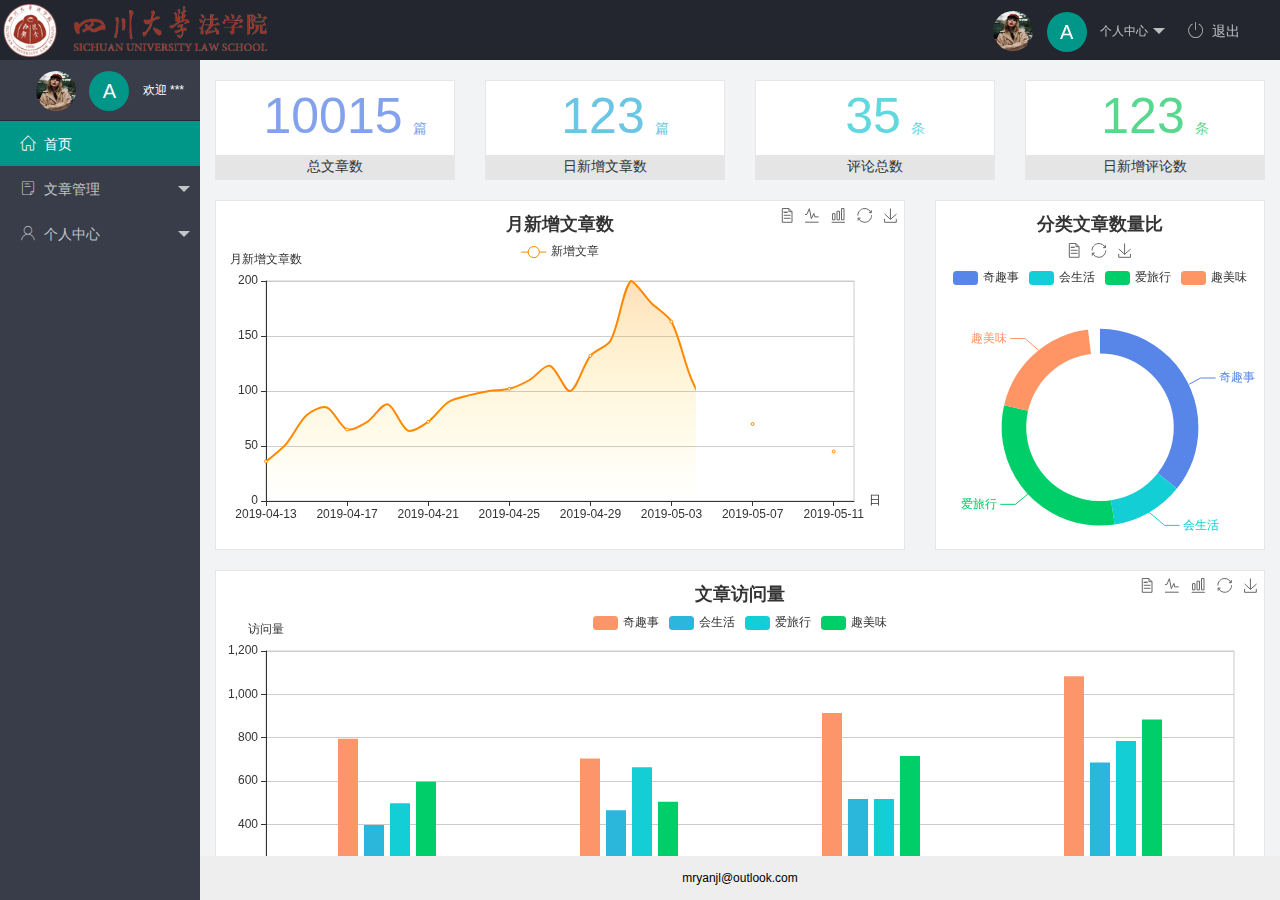
<file: index.html>
<!DOCTYPE html>
<html lang="en">
  <head>
    <meta charset="UTF-8" />
    <meta name="viewport" content="width=device-width, initial-scale=1.0" />
    <title>后台主页</title>
    <!-- 导入 layui 的样式表 -->
    <link rel="stylesheet" href="/assets/lib/layui/css/layui.css" />
    <!-- 导入第三方图标库 -->
    <link rel="stylesheet" href="/assets/fonts/iconfont.css" />
    <!-- 导入自己的样式表 -->
    <link rel="stylesheet" href="/assets/css/index.css" />
  
  </head>
  <body class="layui-layout-body">
    <div class="layui-layout layui-layout-admin">
      <!-- 头部区域-->
      <div class="layui-header">
        <!-- 左侧的logo区 -->
        <div class="layui-logo">
          <img src="/assets/images/logo.png" alt="" />
        </div>
        <!-- 右侧个人中心 -->
        <ul class="layui-nav layui-layout-right">
          <li class="layui-nav-item">
            <a href="javascript:;" class="userinfo">
              <img src="/assets/images/sample.jpg" class="layui-nav-img" />
              <span class="text-avatar">A</span>
              个人中心
            </a>
            <dl class="layui-nav-child">
              <dd><a href="/user/user_info.html" target="fm">基本资料</a></dd>
              <dd><a href="/user/user_avatar.html" target="fm">更换头像</a></dd>
              <dd><a href="/user/user_pwd.html" target="fm">重置密码</a></dd>
            </dl>
          </li>
          <li class="layui-nav-item">
            <a href="javascript:;" id="btnLogout"><span class="iconfont icon-tuichu"></span>退出</a>
          </li>
        </ul>
      </div>

       <!-- 左侧导航区域 -->
      <div class="layui-side layui-bg-black">
        <div class="layui-side-scroll">
          <!-- 用户个人信息 -->
          <div class="userinfo">
            <img src="/assets/images/sample.jpg" class="layui-nav-img" />
            <span class="text-avatar">A</span>
            <span id="welcome">欢迎 ***</span>
          </div>
          <!-- 侧边栏选项 -->
          <ul class="layui-nav layui-nav-tree" lay-shrink="all">
            <!-- 第一行 -->
            <li class="layui-nav-item layui-this">
              <a href="/home/dashboard.html" target="fm"><span class="iconfont icon-home"></span>首页</a>
            </li>
            <!-- 第二行 -->
            <li class="layui-nav-item">
              <a class="" href="javascript:;"><span class="iconfont icon-16"></span>文章管理</a>
              <dl class="layui-nav-child">
                <dd>
                  <a href="/article/art_cate.html" target="fm"><i class="layui-icon layui-icon-app"></i>文章类别</a>
                </dd>
                <dd>
                  <a href="/article/art_list.html" target="fm"><i class="layui-icon layui-icon-app"></i>文章列表</a>
                </dd>
                <dd>
                  <a href="/article/art_pub.html" target="fm"><i class="layui-icon layui-icon-app"></i>发布文章</a>
                </dd>
              </dl>
            </li>
            <!-- 第三行 -->
            <li class="layui-nav-item">
              <a href="javascript:;"><span class="iconfont icon-user"></span>个人中心</a>
              <dl class="layui-nav-child">
                <dd>
                  <a href="/user/user_info.html" target="fm"><i class="layui-icon layui-icon-app"></i>基本资料</a>
                </dd>
                <dd>
                  <a href="/user/user_avatar.html" target="fm"><i class="layui-icon layui-icon-app"></i>更换头像</a>
                </dd>
                <dd>
                  <a href="/user/user_pwd.html" target="fm"><i class="layui-icon layui-icon-app"></i>重置密码</a>
                </dd>
              </dl>
            </li>
          </ul>
        </div>
      </div>

      <div class="layui-body">
        <!-- 内容主体区域 -->
        <!-- src可以设置默认制定的页面 -->
        <iframe name="fm" src="/home/dashboard.html" frameborder="0"></iframe>
      </div>

      <div class="layui-footer">
        <!-- 底部固定区域 -->
        mryanjl@outlook.com
      </div>
    </div>
    
    <!-- 导入 layui 的JS文件 -->
    <script src="/assets/lib/layui/layui.all.js"></script>
    <!-- 导入jQuery -->
    <script src="/assets/lib/jquery.js"></script>
    <!-- 导入自己封装的 -->
    <script src="/assets/js/baseAPI.js"></script>
    <!-- 导入自己的js -->
    <script src="/assets/js/index.js"></script>
  </body>
</html>
</file>
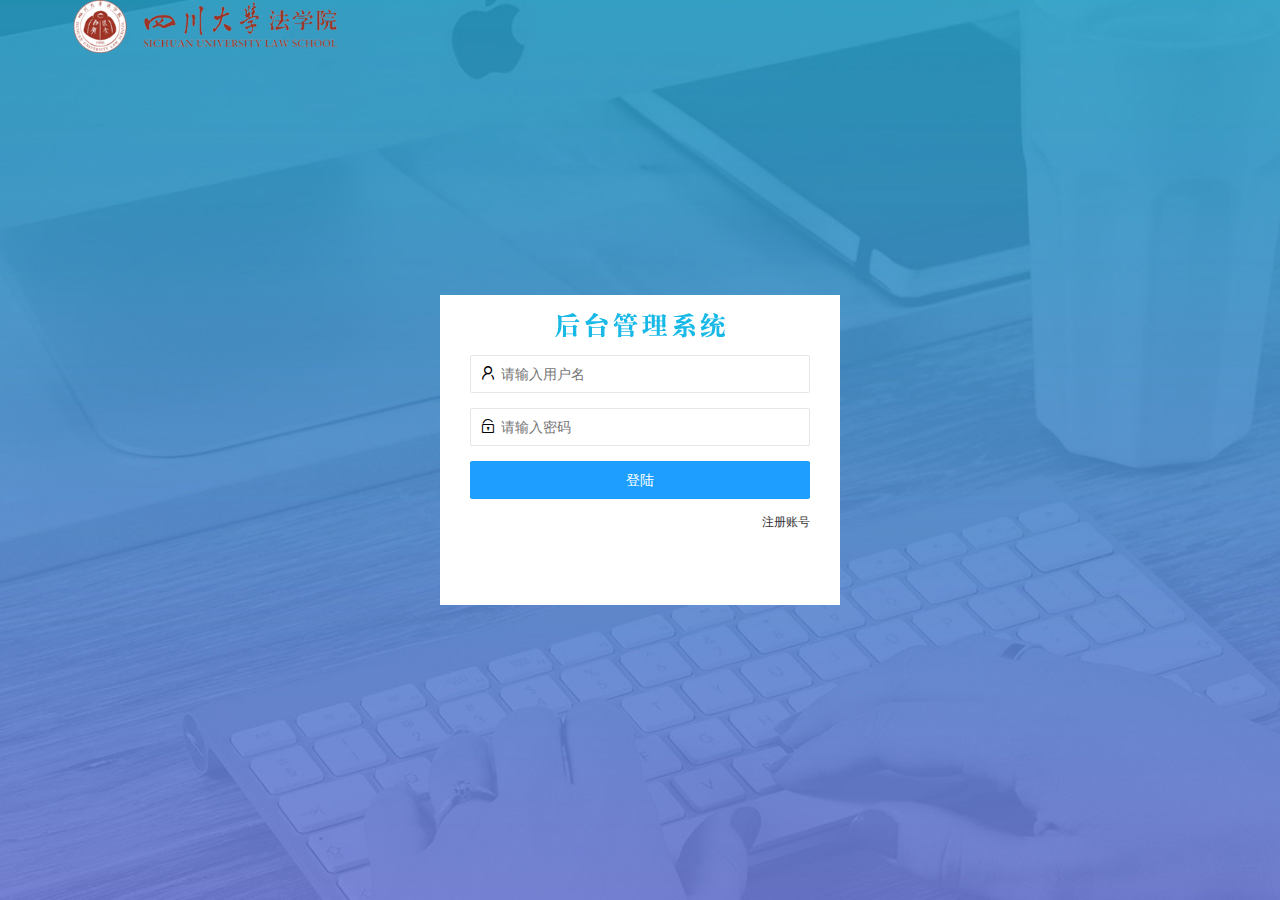
<file: login.html>
<!DOCTYPE html>
<html lang="en">
<head>
    <meta charset="UTF-8">
    <meta http-equiv="X-UA-Compatible" content="IE=edge">
    <meta name="viewport" content="width=device-width, initial-scale=1.0">
    <title>法律志愿活动-登陆/注册</title>
    <!-- 导入layui的css -->
    <link rel="stylesheet" href="/assets/lib/layui/css/layui.css">

    <!-- 导入自定义样式 -->
    <link rel="stylesheet" href="/assets/css/login.css">
</head>
<body>
    <!-- logo区域 -->
    <div class="layui-main">
        <img src="/assets/images/logo.png" alt=""/>
    </div>

    <!-- 登陆注册区 -->
    <div class="loginAndRegBox">
        <div class="title-box"></div>
        <!-- 登陆的div -->
        <div class="login-box">
            <!-- 登陆的表单 -->
            <form class="layui-form" id="form_login">
                <!-- 输入账号框 -->
                <div class="layui-form-item">
                    <i class="layui-icon layui-icon-username"></i>   
                    <input type="text" name="username" required  lay-verify="required" placeholder="请输入用户名" autocomplete="off" class="layui-input">
                </div>

                <!-- 输入密码框 -->
                <div class="layui-form-item">
                    <i class="layui-icon layui-icon-password"></i>   
                    <input type="password" name="password" required lay-verify="required|pwd" placeholder="请输入密码" autocomplete="off" class="layui-input">
                </div>

                <!-- 提交按钮 -->
                <div class="layui-form-item">
                    <button class="layui-btn layui-btn-fluid layui-btn-normal" lay-submit>登陆</button>
                </div>

                <!-- javascript:;防止点击a链接时发生跳转 -->
                <div class="layui-form-item links">
                    <a href="javascript:;" id="link_reg">注册账号</a>
                </div>
            </form>
        </div>
        <!-- 注册的div -->
        <div class="reg-box">
            <!-- 注册的表单 -->
            <form class="layui-form" id="form_reg">
                <!-- 输入账号框 -->
                <div class="layui-form-item">
                    <i class="layui-icon layui-icon-username"></i>   
                    <input type="text" name="username" required  lay-verify="required" placeholder="请输入用户名" autocomplete="off" class="layui-input">
                </div>

                <!-- 输入密码框 -->
                <div class="layui-form-item">
                    <i class="layui-icon layui-icon-password"></i>   
                    <input type="password" name="password" required  lay-verify="required|pwd" placeholder="请输入密码" autocomplete="off" class="layui-input">
                </div>

                <!-- 密码确认框 -->
                <div class="layui-form-item">
                    <i class="layui-icon layui-icon-password"></i>   
                    <input type="password" name="repassword" required  lay-verify="required|repwd" placeholder="再次确认密码" autocomplete="off" class="layui-input">
                </div>

                <!-- 提交按钮 -->
                <div class="layui-form-item">
                    <button class="layui-btn layui-btn-fluid layui-btn-normal" lay-submit>注册</button>
                </div>

                <!-- javascript:;防止点击a链接时发生跳转 -->
                <div class="layui-form-item links">
                    <a href="javascript:;" id="link_login">登陆账号</a>
                </div>
            </form>
        </div>
    </div>

    <!-- 导入layui的js -->
    <script src="/assets/lib/layui/layui.all.js"></script>
    <!-- 导入jQuery -->
    <script src="/assets/lib/jquery.js"></script>
    <!-- 导入自己封装的baseAPI.js -->
    <script src="/assets/js/baseAPI.js"></script>
    <!-- 导入自己的js -->
    <script src="/assets/js/login.js"></script>
</body>
</html>
</file>
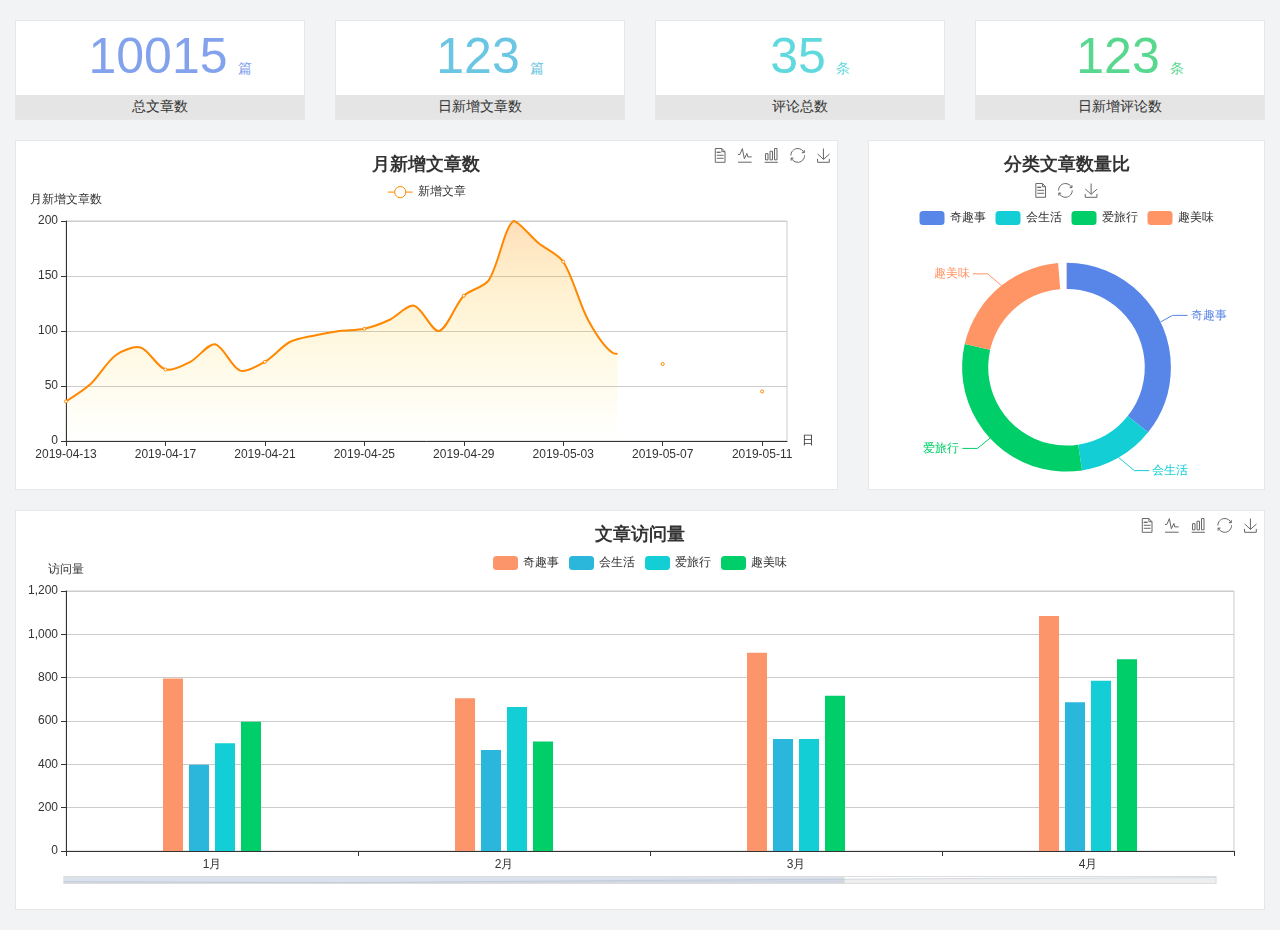
<file: home/dashboard.html>
<!DOCTYPE html>
<html lang="en">

<head>
  <meta charset="UTF-8">
  <meta name="viewport" content="width=device-width, initial-scale=1.0">
  <meta http-equiv="X-UA-Compatible" content="ie=edge">
  <title>图表统计</title>
  <link rel="stylesheet" href="../../assets/lib/bootstrap.css" />
  <link rel="stylesheet" href="../../assets/lib/main.css" />
  <script src="../../assets/lib/jquery.js"></script>
  <script type="text/javascript" src="../../assets/lib/echarts.min.js"></script>
</head>

<body>
  <div class="container-fluid">
    <div class="row spannel_list">
      <div class="col-sm-3 col-xs-6">
        <div class="spannel">
          <em>10015</em><span>篇</span>
          <b>总文章数</b>
        </div>
      </div>
      <div class="col-sm-3 col-xs-6">
        <div class="spannel scolor01">
          <em>123</em><span>篇</span>
          <b>日新增文章数</b>
        </div>
      </div>
      <div class="col-sm-3 col-xs-6">
        <div class="spannel scolor02">
          <em>35</em><span>条</span>
          <b>评论总数</b>
        </div>
      </div>
      <div class="col-sm-3 col-xs-6">
        <div class="spannel scolor03">
          <em>123</em><span>条</span>
          <b>日新增评论数</b>
        </div>
      </div>
    </div>
  </div>

  <div class="container-fluid">
    <div class="row curve-pie">
      <div class="col-lg-8 col-md-8">
        <div class="gragh_pannel" id="curve_show"></div>
      </div>
      <div class="col-lg-4 col-md-4">
        <div class="gragh_pannel" id="pie_show"></div>
      </div>
    </div>
  </div>

  <div class="container-fluid">
    <div class="column_pannel" id="column_show"></div>
  </div>

  <script>
    var oChart = echarts.init(document.getElementById('curve_show'));
    var aList_all = [
      { 'count': 36, 'date': '2019-04-13' },
      { 'count': 52, 'date': '2019-04-14' },
      { 'count': 78, 'date': '2019-04-15' },
      { 'count': 85, 'date': '2019-04-16' },
      { 'count': 65, 'date': '2019-04-17' },
      { 'count': 72, 'date': '2019-04-18' },
      { 'count': 88, 'date': '2019-04-19' },
      { 'count': 64, 'date': '2019-04-20' },
      { 'count': 72, 'date': '2019-04-21' },
      { 'count': 90, 'date': '2019-04-22' },
      { 'count': 96, 'date': '2019-04-23' },
      { 'count': 100, 'date': '2019-04-24' },
      { 'count': 102, 'date': '2019-04-25' },
      { 'count': 110, 'date': '2019-04-26' },
      { 'count': 123, 'date': '2019-04-27' },
      { 'count': 100, 'date': '2019-04-28' },
      { 'count': 132, 'date': '2019-04-29' },
      { 'count': 146, 'date': '2019-04-30' },
      { 'count': 200, 'date': '2019-05-01' },
      { 'count': 180, 'date': '2019-05-02' },
      { 'count': 163, 'date': '2019-05-03' },
      { 'count': 110, 'date': '2019-05-04' },
      { 'count': 80, 'date': '2019-05-05' },
      { 'count': 82, 'date': '2019-05-06' },
      { 'count': 70, 'date': '2019-05-07' },
      { 'count': 65, 'date': '2019-05-08' },
      { 'count': 54, 'date': '2019-05-09' },
      { 'count': 40, 'date': '2019-05-10' },
      { 'count': 45, 'date': '2019-05-11' },
      { 'count': 38, 'date': '2019-05-12' },
    ];

    let aCount = [];
    let aDate = [];

    for (var i = 0; i < aList_all.length; i++) {
      aCount.push(aList_all[i].count);
      aDate.push(aList_all[i].date);
    }

    var chartopt = {
      title: {
        text: '月新增文章数',
        left: 'center',
        top: '10'
      },
      tooltip: {
        trigger: 'axis'
      },
      legend: {
        data: ['新增文章'],
        top: '40'
      },
      toolbox: {
        show: true,
        feature: {
          mark: { show: true },
          dataView: { show: true, readOnly: false },
          magicType: { show: true, type: ['line', 'bar'] },
          restore: { show: true },
          saveAsImage: { show: true }
        }
      },
      calculable: true,
      xAxis: [
        {
          name: '日',
          type: 'category',
          boundaryGap: false,
          data: aDate
        }
      ],
      yAxis: [
        {
          name: '月新增文章数',
          type: 'value'
        }
      ],
      series: [
        {
          name: '新增文章',
          type: 'line',
          smooth: true,
          itemStyle: { normal: { areaStyle: { type: 'default' }, color: '#f80' }, lineStyle: { color: '#f80' } },
          data: aCount
        }],
      areaStyle: {
        normal: {
          color: new echarts.graphic.LinearGradient(0, 0, 0, 1, [{
            offset: 0,
            color: 'rgba(255,136,0,0.39)'
          }, {
            offset: .34,
            color: 'rgba(255,180,0,0.25)'
          }, {
            offset: 1,
            color: 'rgba(255,222,0,0.00)'
          }])

        }
      },
      grid: {
        show: true,
        x: 50,
        x2: 50,
        y: 80,
        height: 220
      }
    };

    oChart.setOption(chartopt);


    var oPie = echarts.init(document.getElementById('pie_show'));
    var oPieopt =
    {
      title: {
        top: 10,
        text: '分类文章数量比',
        x: 'center'
      },
      tooltip: {
        trigger: 'item',
        formatter: "{a} <br/>{b} : {c} ({d}%)"
      },
      color: ['#5885e8', '#13cfd5', '#00ce68', '#ff9565'],
      legend: {
        x: 'center',
        top: 65,
        data: ['奇趣事', '会生活', '爱旅行', '趣美味']
      },
      toolbox: {
        show: true,
        x: 'center',
        top: 35,
        feature: {
          mark: { show: true },
          dataView: { show: true, readOnly: false },
          magicType: {
            show: true,
            type: ['pie', 'funnel'],
            option: {
              funnel: {
                x: '25%',
                width: '50%',
                funnelAlign: 'left',
                max: 1548
              }
            }
          },
          restore: { show: true },
          saveAsImage: { show: true }
        }
      },
      calculable: true,
      series: [
        {
          name: '访问来源',
          type: 'pie',
          radius: ['45%', '60%'],
          center: ['50%', '65%'],
          data: [
            { value: 300, name: '奇趣事' },
            { value: 100, name: '会生活' },
            { value: 260, name: '爱旅行' },
            { value: 180, name: '趣美味' }
          ]
        }
      ]
    };
    oPie.setOption(oPieopt);



    var oColumn = this.echarts.init(document.getElementById('column_show'));
    var oColumnopt =
    {
      title: {
        text: '文章访问量',
        left: 'center',
        top: '10'
      },
      tooltip: {
        trigger: 'axis'
      },
      legend: {
        data: ['奇趣事', '会生活', '爱旅行', '趣美味'],
        top: '40'
      },
      toolbox: {
        show: true,
        feature: {
          mark: { show: true },
          dataView: { show: true, readOnly: false },
          magicType: { show: true, type: ['line', 'bar'] },
          restore: { show: true },
          saveAsImage: { show: true }
        }
      },
      calculable: true,
      xAxis: [
        {
          type: 'category',
          data: ['1月', '2月', '3月', '4月', '5月']
        }
      ],
      yAxis: [
        {
          name: '访问量',
          type: 'value'
        }
      ],
      series: [
        {
          name: '奇趣事',
          type: 'bar',
          barWidth: 20,
          itemStyle: {
            normal: { areaStyle: { type: 'default' }, color: '#fd956a' }
          },
          data: [800, 708, 920, 1090, 1200]
        },
        {
          name: '会生活',
          type: 'bar',
          barWidth: 20,
          itemStyle: {
            normal: { areaStyle: { type: 'default' }, color: '#2bb6db' }
          },
          data: [400, 468, 520, 690, 800]
        },
        {
          name: '爱旅行',
          type: 'bar',
          barWidth: 20,
          itemStyle: {
            normal: { areaStyle: { type: 'default' }, color: '#13cfd5' }
          },
          data: [500, 668, 520, 790, 900]
        },
        {
          name: '趣美味',
          type: 'bar',
          barWidth: 20,
          itemStyle: {
            normal: { areaStyle: { type: 'default' }, color: '#00ce68' }
          },
          data: [600, 508, 720, 890, 1000]
        }
      ],
      grid: {
        show: true,
        x: 50,
        x2: 30,
        y: 80,
        height: 260
      },
      dataZoom: [//给x轴设置滚动条
        {
          start: 0,//默认为0
          end: 100 - 1000 / 31,//默认为100
          type: 'slider',
          show: true,
          xAxisIndex: [0],
          handleSize: 0,//滑动条的 左右2个滑动条的大小
          height: 8,//组件高度
          left: 45, //左边的距离
          right: 50,//右边的距离
          bottom: 26,//右边的距离
          handleColor: '#ddd',//h滑动图标的颜色
          handleStyle: {
            borderColor: "#cacaca",
            borderWidth: "1",
            shadowBlur: 2,
            background: "#ddd",
            shadowColor: "#ddd",
          }
        }]
    };
    oColumn.setOption(oColumnopt);
  </script>
</body>

</html>
</file>
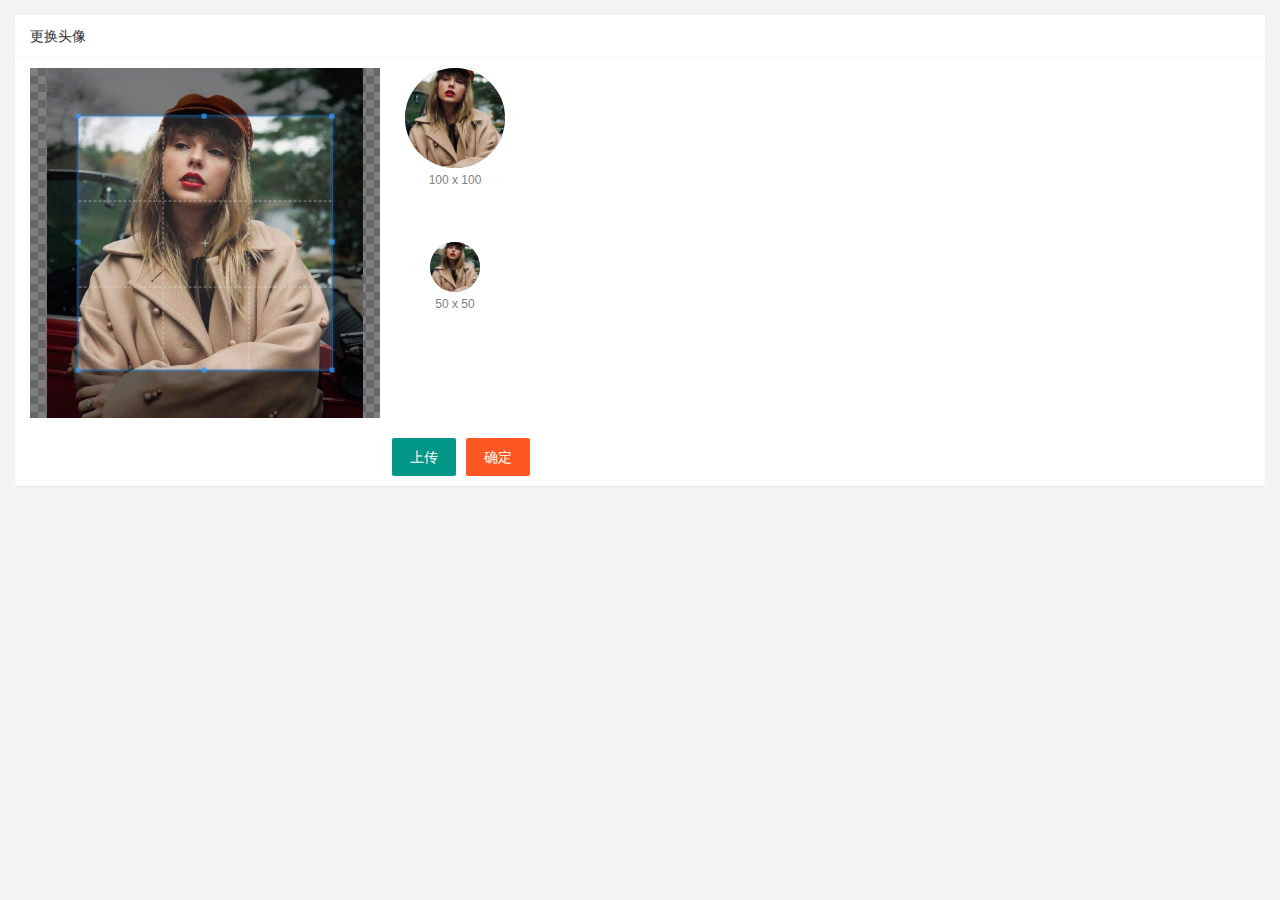
<file: user/user_avatar.html>
<!DOCTYPE html>
<html lang="en">
<head>
    <meta charset="UTF-8">
    <meta http-equiv="X-UA-Compatible" content="IE=edge">
    <meta name="viewport" content="width=device-width, initial-scale=1.0">
    <title>更换头像</title>
    <!-- 导入layui -->
    <link rel="stylesheet" href="/assets/lib/layui/css/layui.css"/>
    <!-- 导入cropper -->
    <link rel="stylesheet" href="/assets/lib/cropper/cropper.css" />
    <!-- 导入自己的样式 -->
    <link rel="stylesheet" href="/assets/css/user/user_avatar.css"/>
</head>
<body>
    <!-- 卡片区域 -->
    <div class="layui-card">
        <div class="layui-card-header">更换头像</div>
        <div class="layui-card-body">
            <!-- Cropper区域 -->
            <!-- 第一行的图片裁剪和预览区域 -->
            <div class="row1">
                <!-- 图片裁剪区域 -->
                <div class="cropper-box">
                    <!-- 这个 img 标签很重要，将来会把它初始化为裁剪区域 -->
                    <img id="image" src="/assets/images/sample.jpg" />
                </div>
                <!-- 图片的预览区域 -->
                <div class="preview-box">
                    <div>
                        <!-- 宽高为 100px 的预览区域 -->
                        <div class="img-preview w100"></div>
                        <p class="size">100 x 100</p>
                    </div>
                    <div>
                        <!-- 宽高为 50px 的预览区域 -->
                        <div class="img-preview w50"></div>
                        <p class="size">50 x 50</p>
                    </div>
                </div>
            </div>

            <!-- 第二行的按钮区域 -->
            <div class="row2">
                <input type="file" id="file" accept="image/png, image/jpeg"/>
                <button type="button" class="layui-btn" id="btnChooseImage">上传</button>
                <button type="button" class="layui-btn layui-btn-danger" id="btnUpload">确定</button>
            </div>
        </div>
    </div>

    <!-- 导入layui -->
    <script src="/assets/lib/layui/layui.all.js"></script>
    <!-- 导入cropper -->
    <script src="/assets/lib/jquery.js"></script>
    <script src="/assets/lib/cropper/Cropper.js"></script>
    <script src="/assets/lib/cropper/jquery-cropper.js"></script>
    <!-- 导入自己的js -->
    <script src="/assets/js/baseAPI.js"></script>
    <script src="/assets/js/user/user_avatar.js"></script>

</body>
</html>
</file>
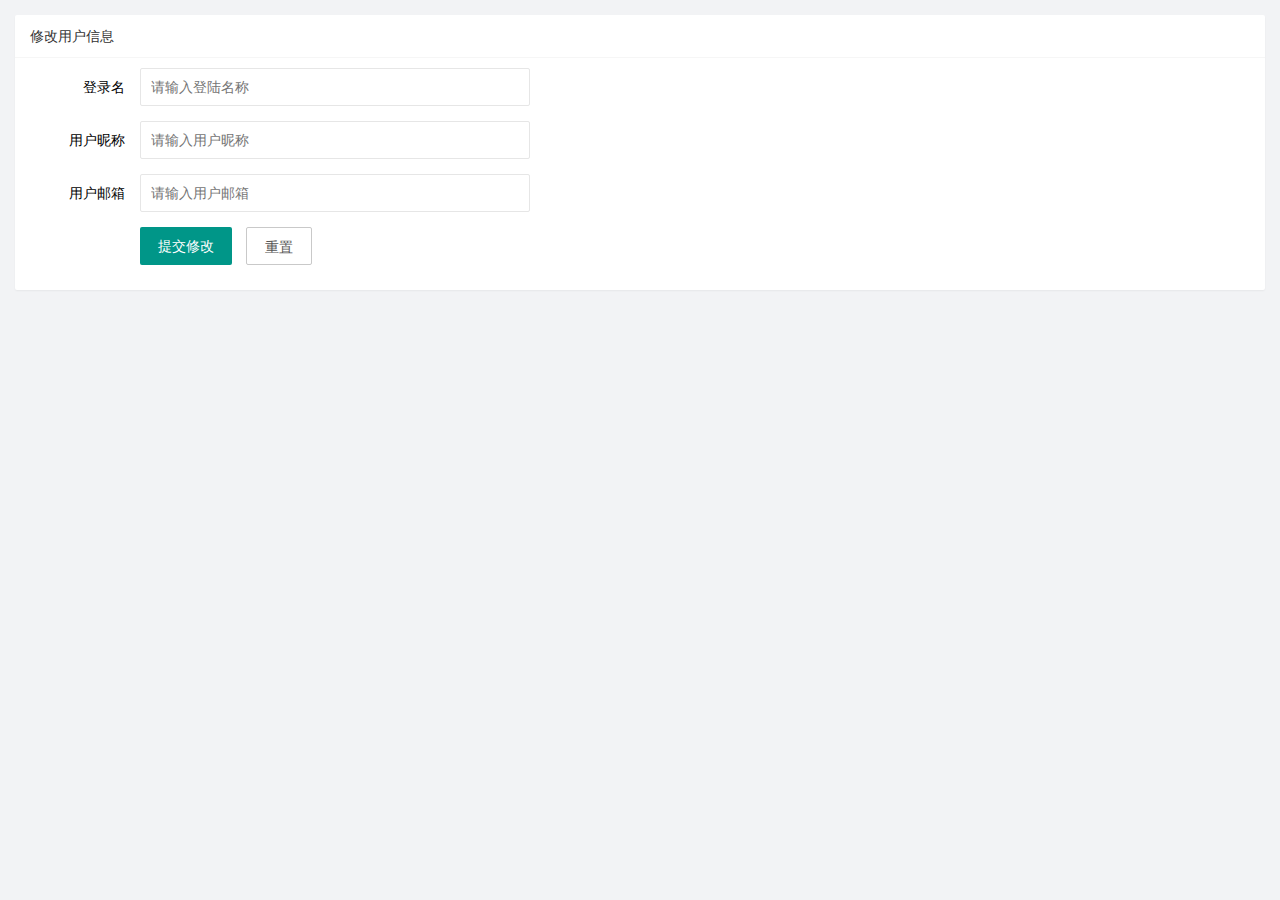
<file: user/user_info.html>
<!DOCTYPE html>
<html lang="en">
<head>
    <meta charset="UTF-8">
    <meta http-equiv="X-UA-Compatible" content="IE=edge">
    <meta name="viewport" content="width=device-width, initial-scale=1.0">
    <title>个人信息</title>
    <!-- 导入layui -->
    <link rel="stylesheet" href="/assets/lib/layui/css/layui.css">
    <!-- 导入自己的样式 -->
    <link rel="stylesheet" href="/assets/css/user/user_info.css"/>
</head>
<body>
    <!-- 卡片区 -->
    <div class="layui-card">
        <div class="layui-card-header">修改用户信息</div>
        <div class="layui-card-body">
            <!-- form表单区 -->
            <form class="layui-form" lay-filter="formUserInfo">
                <!-- 这是隐藏域 -->
                <input type="hidden" name="id" value=""/>
                <div class="layui-form-item">
                  <label class="layui-form-label">登录名</label>
                  <div class="layui-input-block">
                    <input type="text" name="username" required placeholder="请输入登陆名称" autocomplete="off" class="layui-input" readonly/>
                  </div>
                </div>
                <div class="layui-form-item">
                  <label class="layui-form-label">用户昵称</label>
                  <div class="layui-input-block">
                    <input type="text" name="nickname" required  lay-verify="required|nickname" placeholder="请输入用户昵称" autocomplete="off" class="layui-input"/>
                  </div>
                </div>
                <div class="layui-form-item">
                  <label class="layui-form-label">用户邮箱</label>
                  <div class="layui-input-block">
                    <input type="text" name="email" required  lay-verify="required|email" placeholder="请输入用户邮箱" autocomplete="off" class="layui-input"/>
                  </div>
                </div>
                <div class="layui-form-item">
                    <div class="layui-input-block">
                      <button class="layui-btn" lay-submit lay-filter="formDemo">提交修改</button>
                      <button type="reset" class="layui-btn layui-btn-primary" id="btnReset">重置</button>
                    </div>
                </div>
            </form>
        </div>
      </div>

      <!-- 导入layui的js -->
      <script src="/assets/lib/layui/layui.all.js"></script>
      <!-- 导入jQuery -->
      <script src="/assets/lib/jquery.js"></script>
      <!-- 导入baseAPI -->
      <script src="/assets/js/baseAPI.js"></script>
      <!-- 导入自己的js -->
      <script src="/assets/js/user/user_info.js"></script>
</body>
</html>
</file>
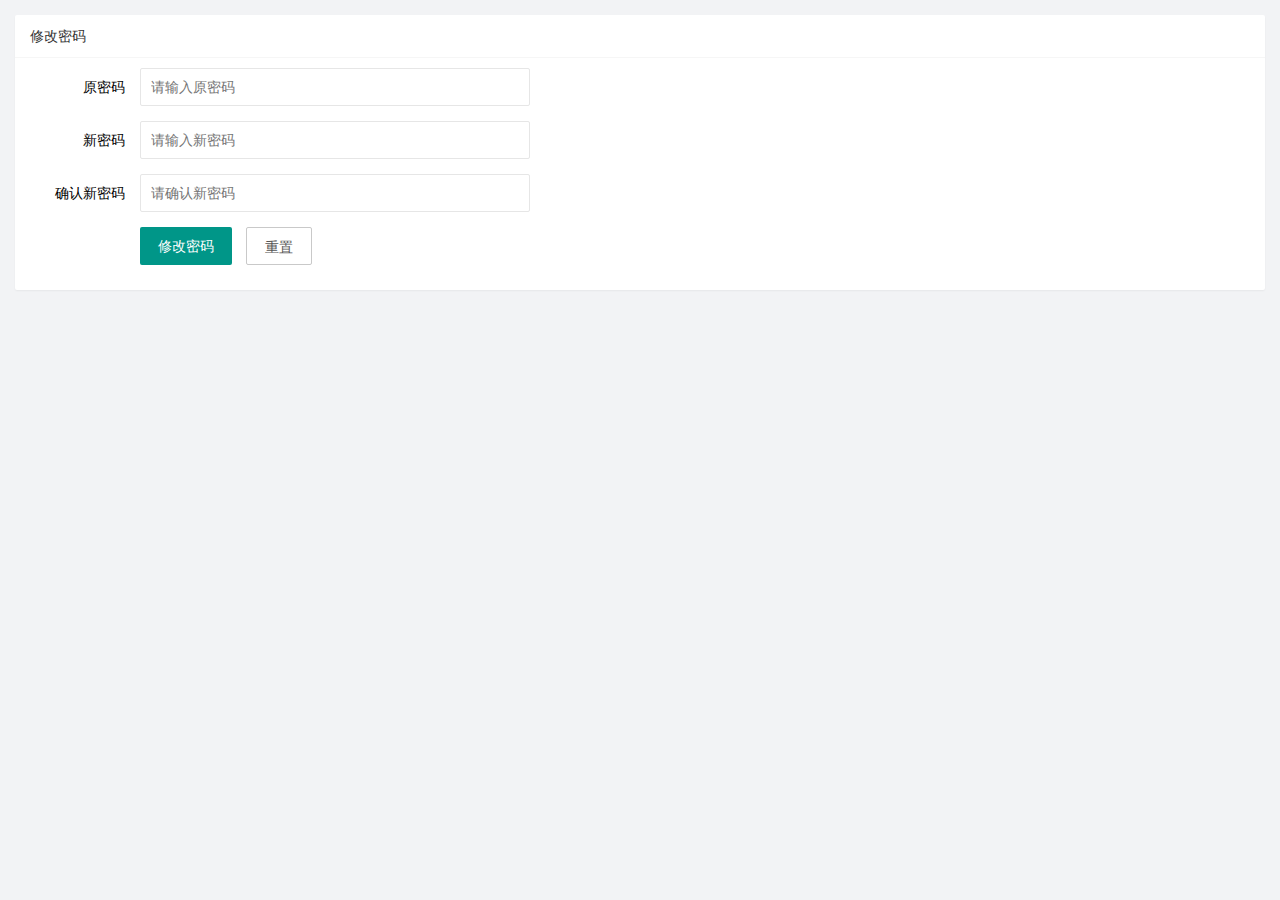
<file: user/user_pwd.html>
<!DOCTYPE html>
<html lang="en">
<head>
    <meta charset="UTF-8">
    <meta http-equiv="X-UA-Compatible" content="IE=edge">
    <meta name="viewport" content="width=device-width, initial-scale=1.0">
    <title>重置密码</title>

    <link rel="stylesheet" href="/assets/lib/layui/css/layui.css"/>
    <link rel="stylesheet" href="/assets/css/user/user_pwd.css"/>
    
</head>
<body>
    <!-- 卡片区 -->
    <div class="layui-card">
        <div class="layui-card-header">修改密码</div>
        <div class="layui-card-body">
            <!-- 输入框 -->
            <form class="layui-form">
                <div class="layui-form-item">
                  <label class="layui-form-label">原密码</label>
                  <div class="layui-input-block">
                    <input type="password" name="oldPwd" required  lay-verify="required|pwd" placeholder="请输入原密码" autocomplete="off" class="layui-input">
                  </div>
                </div>
            
                <div class="layui-form-item">
                  <label class="layui-form-label">新密码</label>
                  <div class="layui-input-block">
                    <input type="password" name="newPwd" required  lay-verify="required|pwd|samePwd" placeholder="请输入新密码" autocomplete="off" class="layui-input">
                  </div>
                </div>

                <div class="layui-form-item">
                  <label class="layui-form-label">确认新密码</label>
                  <div class="layui-input-block">
                    <input type="password" name="rePwd" required  lay-verify="required|pwd|rePwd" placeholder="请确认新密码" autocomplete="off" class="layui-input">
                  </div>
                </div>
            
                <!-- 按钮 -->
                <div class="layui-form-item">
                    <div class="layui-input-block">
                    <button class="layui-btn" lay-submit lay-filter="formDemo">修改密码</button>
                    <button type="reset" class="layui-btn layui-btn-primary">重置</button>
                    </div>
                </div>
            </form>
        </div>
      </div>

      <!-- 导入layui的js -->
      <script src="/assets/lib/layui/layui.all.js"></script>
      <!-- 导入jQuery -->
      <script src="/assets/lib/jquery.js"></script>
      <!-- 导入baseAPI -->
      <script src="/assets/js/baseAPI.js"></script>
      <!-- 导入自己的js -->
      <script src="/assets/js/user/user_pwd.js"></script>
</body>
</html>
</file>
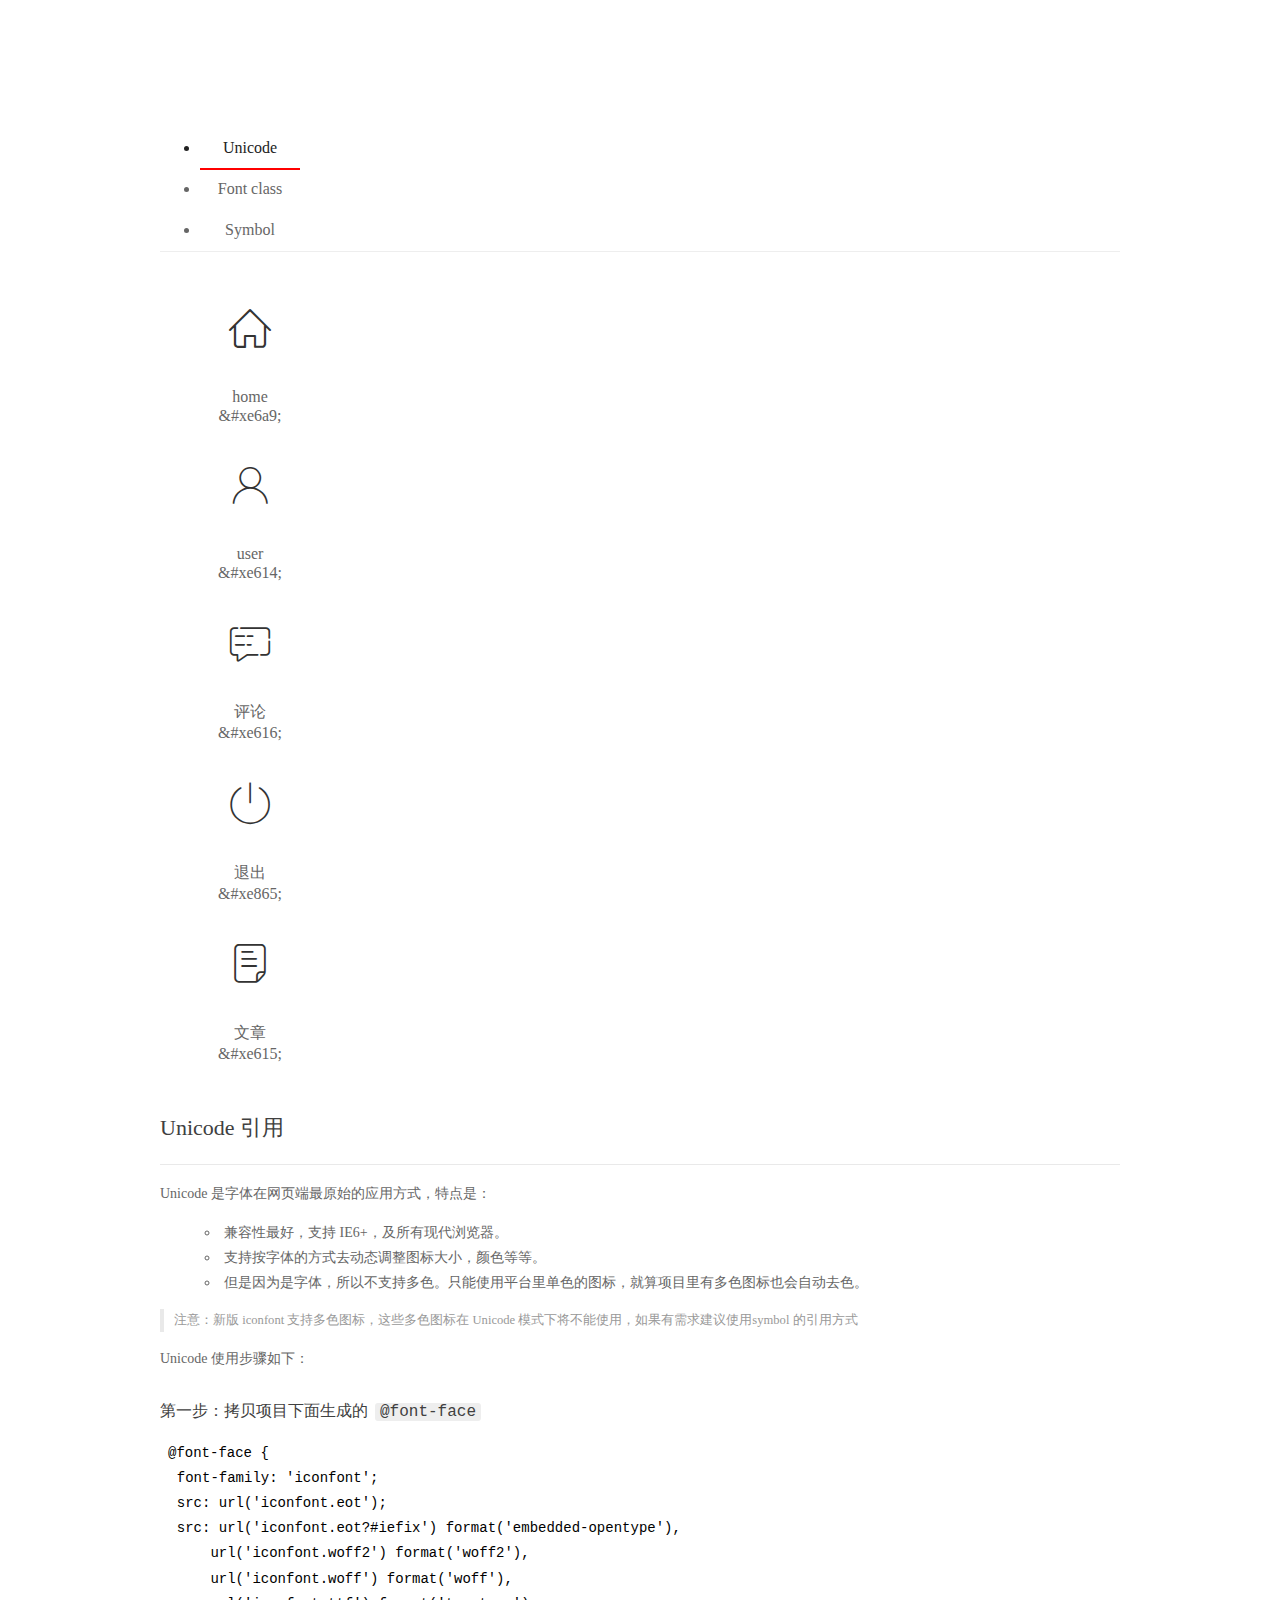
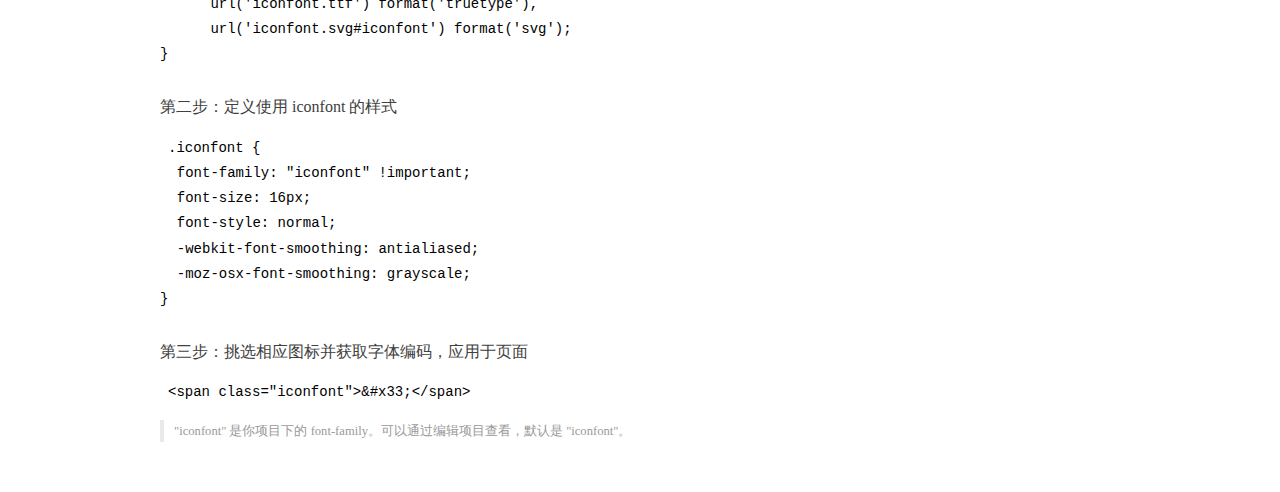
<file: assets/fonts/demo_index.html>
<!DOCTYPE html>
<html>
<head>
  <meta charset="utf-8"/>
  <title>IconFont Demo</title>
  <link rel="shortcut icon" href="https://gtms04.alicdn.com/tps/i4/TB1_oz6GVXXXXaFXpXXJDFnIXXX-64-64.ico" type="image/x-icon"/>
  <link rel="stylesheet" href="https://g.alicdn.com/thx/cube/1.3.2/cube.min.css">
  <link rel="stylesheet" href="demo.css">
  <link rel="stylesheet" href="iconfont.css">
  <script src="iconfont.js"></script>
  <!-- jQuery -->
  <script src="https://a1.alicdn.com/oss/uploads/2018/12/26/7bfddb60-08e8-11e9-9b04-53e73bb6408b.js"></script>
  <!-- 代码高亮 -->
  <script src="https://a1.alicdn.com/oss/uploads/2018/12/26/a3f714d0-08e6-11e9-8a15-ebf944d7534c.js"></script>
</head>
<body>
  <div class="main">
    <h1 class="logo"><a href="https://www.iconfont.cn/" title="iconfont 首页" target="_blank">&#xe86b;</a></h1>
    <div class="nav-tabs">
      <ul id="tabs" class="dib-box">
        <li class="dib active"><span>Unicode</span></li>
        <li class="dib"><span>Font class</span></li>
        <li class="dib"><span>Symbol</span></li>
      </ul>
      
    </div>
    <div class="tab-container">
      <div class="content unicode" style="display: block;">
          <ul class="icon_lists dib-box">
          
            <li class="dib">
              <span class="icon iconfont">&#xe6a9;</span>
                <div class="name">home</div>
                <div class="code-name">&amp;#xe6a9;</div>
              </li>
          
            <li class="dib">
              <span class="icon iconfont">&#xe614;</span>
                <div class="name">user</div>
                <div class="code-name">&amp;#xe614;</div>
              </li>
          
            <li class="dib">
              <span class="icon iconfont">&#xe616;</span>
                <div class="name">评论</div>
                <div class="code-name">&amp;#xe616;</div>
              </li>
          
            <li class="dib">
              <span class="icon iconfont">&#xe865;</span>
                <div class="name">退出</div>
                <div class="code-name">&amp;#xe865;</div>
              </li>
          
            <li class="dib">
              <span class="icon iconfont">&#xe615;</span>
                <div class="name">文章</div>
                <div class="code-name">&amp;#xe615;</div>
              </li>
          
          </ul>
          <div class="article markdown">
          <h2 id="unicode-">Unicode 引用</h2>
          <hr>

          <p>Unicode 是字体在网页端最原始的应用方式，特点是：</p>
          <ul>
            <li>兼容性最好，支持 IE6+，及所有现代浏览器。</li>
            <li>支持按字体的方式去动态调整图标大小，颜色等等。</li>
            <li>但是因为是字体，所以不支持多色。只能使用平台里单色的图标，就算项目里有多色图标也会自动去色。</li>
          </ul>
          <blockquote>
            <p>注意：新版 iconfont 支持多色图标，这些多色图标在 Unicode 模式下将不能使用，如果有需求建议使用symbol 的引用方式</p>
          </blockquote>
          <p>Unicode 使用步骤如下：</p>
          <h3 id="-font-face">第一步：拷贝项目下面生成的 <code>@font-face</code></h3>
<pre><code class="language-css"
>@font-face {
  font-family: 'iconfont';
  src: url('iconfont.eot');
  src: url('iconfont.eot?#iefix') format('embedded-opentype'),
      url('iconfont.woff2') format('woff2'),
      url('iconfont.woff') format('woff'),
      url('iconfont.ttf') format('truetype'),
      url('iconfont.svg#iconfont') format('svg');
}
</code></pre>
          <h3 id="-iconfont-">第二步：定义使用 iconfont 的样式</h3>
<pre><code class="language-css"
>.iconfont {
  font-family: "iconfont" !important;
  font-size: 16px;
  font-style: normal;
  -webkit-font-smoothing: antialiased;
  -moz-osx-font-smoothing: grayscale;
}
</code></pre>
          <h3 id="-">第三步：挑选相应图标并获取字体编码，应用于页面</h3>
<pre>
<code class="language-html"
>&lt;span class="iconfont"&gt;&amp;#x33;&lt;/span&gt;
</code></pre>
          <blockquote>
            <p>"iconfont" 是你项目下的 font-family。可以通过编辑项目查看，默认是 "iconfont"。</p>
          </blockquote>
          </div>
      </div>
      <div class="content font-class">
        <ul class="icon_lists dib-box">
          
          <li class="dib">
            <span class="icon iconfont icon-home"></span>
            <div class="name">
              home
            </div>
            <div class="code-name">.icon-home
            </div>
          </li>
          
          <li class="dib">
            <span class="icon iconfont icon-user"></span>
            <div class="name">
              user
            </div>
            <div class="code-name">.icon-user
            </div>
          </li>
          
          <li class="dib">
            <span class="icon iconfont icon-pinglun"></span>
            <div class="name">
              评论
            </div>
            <div class="code-name">.icon-pinglun
            </div>
          </li>
          
          <li class="dib">
            <span class="icon iconfont icon-tuichu"></span>
            <div class="name">
              退出
            </div>
            <div class="code-name">.icon-tuichu
            </div>
          </li>
          
          <li class="dib">
            <span class="icon iconfont icon-16"></span>
            <div class="name">
              文章
            </div>
            <div class="code-name">.icon-16
            </div>
          </li>
          
        </ul>
        <div class="article markdown">
        <h2 id="font-class-">font-class 引用</h2>
        <hr>

        <p>font-class 是 Unicode 使用方式的一种变种，主要是解决 Unicode 书写不直观，语意不明确的问题。</p>
        <p>与 Unicode 使用方式相比，具有如下特点：</p>
        <ul>
          <li>兼容性良好，支持 IE8+，及所有现代浏览器。</li>
          <li>相比于 Unicode 语意明确，书写更直观。可以很容易分辨这个 icon 是什么。</li>
          <li>因为使用 class 来定义图标，所以当要替换图标时，只需要修改 class 里面的 Unicode 引用。</li>
          <li>不过因为本质上还是使用的字体，所以多色图标还是不支持的。</li>
        </ul>
        <p>使用步骤如下：</p>
        <h3 id="-fontclass-">第一步：引入项目下面生成的 fontclass 代码：</h3>
<pre><code class="language-html">&lt;link rel="stylesheet" href="./iconfont.css"&gt;
</code></pre>
        <h3 id="-">第二步：挑选相应图标并获取类名，应用于页面：</h3>
<pre><code class="language-html">&lt;span class="iconfont icon-xxx"&gt;&lt;/span&gt;
</code></pre>
        <blockquote>
          <p>"
            iconfont" 是你项目下的 font-family。可以通过编辑项目查看，默认是 "iconfont"。</p>
        </blockquote>
      </div>
      </div>
      <div class="content symbol">
          <ul class="icon_lists dib-box">
          
            <li class="dib">
                <svg class="icon svg-icon" aria-hidden="true">
                  <use xlink:href="#icon-home"></use>
                </svg>
                <div class="name">home</div>
                <div class="code-name">#icon-home</div>
            </li>
          
            <li class="dib">
                <svg class="icon svg-icon" aria-hidden="true">
                  <use xlink:href="#icon-user"></use>
                </svg>
                <div class="name">user</div>
                <div class="code-name">#icon-user</div>
            </li>
          
            <li class="dib">
                <svg class="icon svg-icon" aria-hidden="true">
                  <use xlink:href="#icon-pinglun"></use>
                </svg>
                <div class="name">评论</div>
                <div class="code-name">#icon-pinglun</div>
            </li>
          
            <li class="dib">
                <svg class="icon svg-icon" aria-hidden="true">
                  <use xlink:href="#icon-tuichu"></use>
                </svg>
                <div class="name">退出</div>
                <div class="code-name">#icon-tuichu</div>
            </li>
          
            <li class="dib">
                <svg class="icon svg-icon" aria-hidden="true">
                  <use xlink:href="#icon-16"></use>
                </svg>
                <div class="name">文章</div>
                <div class="code-name">#icon-16</div>
            </li>
          
          </ul>
          <div class="article markdown">
          <h2 id="symbol-">Symbol 引用</h2>
          <hr>

          <p>这是一种全新的使用方式，应该说这才是未来的主流，也是平台目前推荐的用法。相关介绍可以参考这篇<a href="">文章</a>
            这种用法其实是做了一个 SVG 的集合，与另外两种相比具有如下特点：</p>
          <ul>
            <li>支持多色图标了，不再受单色限制。</li>
            <li>通过一些技巧，支持像字体那样，通过 <code>font-size</code>, <code>color</code> 来调整样式。</li>
            <li>兼容性较差，支持 IE9+，及现代浏览器。</li>
            <li>浏览器渲染 SVG 的性能一般，还不如 png。</li>
          </ul>
          <p>使用步骤如下：</p>
          <h3 id="-symbol-">第一步：引入项目下面生成的 symbol 代码：</h3>
<pre><code class="language-html">&lt;script src="./iconfont.js"&gt;&lt;/script&gt;
</code></pre>
          <h3 id="-css-">第二步：加入通用 CSS 代码（引入一次就行）：</h3>
<pre><code class="language-html">&lt;style&gt;
.icon {
  width: 1em;
  height: 1em;
  vertical-align: -0.15em;
  fill: currentColor;
  overflow: hidden;
}
&lt;/style&gt;
</code></pre>
          <h3 id="-">第三步：挑选相应图标并获取类名，应用于页面：</h3>
<pre><code class="language-html">&lt;svg class="icon" aria-hidden="true"&gt;
  &lt;use xlink:href="#icon-xxx"&gt;&lt;/use&gt;
&lt;/svg&gt;
</code></pre>
          </div>
      </div>

    </div>
  </div>
  <script>
  $(document).ready(function () {
      $('.tab-container .content:first').show()

      $('#tabs li').click(function (e) {
        var tabContent = $('.tab-container .content')
        var index = $(this).index()

        if ($(this).hasClass('active')) {
          return
        } else {
          $('#tabs li').removeClass('active')
          $(this).addClass('active')

          tabContent.hide().eq(index).fadeIn()
        }
      })
    })
  </script>
</body>
</html>
</file>
<file: assets/lib/layui/css/layui.css>
/** layui-v2.5.5 MIT License By https://www.layui.com */
 .layui-inline,img{display:inline-block;vertical-align:middle}h1,h2,h3,h4,h5,h6{font-weight:400}.layui-edge,.layui-header,.layui-inline,.layui-main{position:relative}.layui-body,.layui-edge,.layui-elip{overflow:hidden}.layui-btn,.layui-edge,.layui-inline,img{vertical-align:middle}.layui-btn,.layui-disabled,.layui-icon,.layui-unselect{-moz-user-select:none;-webkit-user-select:none;-ms-user-select:none}.layui-elip,.layui-form-checkbox span,.layui-form-pane .layui-form-label{text-overflow:ellipsis;white-space:nowrap}.layui-breadcrumb,.layui-tree-btnGroup{visibility:hidden}blockquote,body,button,dd,div,dl,dt,form,h1,h2,h3,h4,h5,h6,input,li,ol,p,pre,td,textarea,th,ul{margin:0;padding:0;-webkit-tap-highlight-color:rgba(0,0,0,0)}a:active,a:hover{outline:0}img{border:none}li{list-style:none}table{border-collapse:collapse;border-spacing:0}h4,h5,h6{font-size:100%}button,input,optgroup,option,select,textarea{font-family:inherit;font-size:inherit;font-style:inherit;font-weight:inherit;outline:0}pre{white-space:pre-wrap;white-space:-moz-pre-wrap;white-space:-pre-wrap;white-space:-o-pre-wrap;word-wrap:break-word}body{line-height:24px;font:14px Helvetica Neue,Helvetica,PingFang SC,Tahoma,Arial,sans-serif}hr{height:1px;margin:10px 0;border:0;clear:both}a{color:#333;text-decoration:none}a:hover{color:#777}a cite{font-style:normal;*cursor:pointer}.layui-border-box,.layui-border-box *{box-sizing:border-box}.layui-box,.layui-box *{box-sizing:content-box}.layui-clear{clear:both;*zoom:1}.layui-clear:after{content:'\20';clear:both;*zoom:1;display:block;height:0}.layui-inline{*display:inline;*zoom:1}.layui-edge{display:inline-block;width:0;height:0;border-width:6px;border-style:dashed;border-color:transparent}.layui-edge-top{top:-4px;border-bottom-color:#999;border-bottom-style:solid}.layui-edge-right{border-left-color:#999;border-left-style:solid}.layui-edge-bottom{top:2px;border-top-color:#999;border-top-style:solid}.layui-edge-left{border-right-color:#999;border-right-style:solid}.layui-disabled,.layui-disabled:hover{color:#d2d2d2!important;cursor:not-allowed!important}.layui-circle{border-radius:100%}.layui-show{display:block!important}.layui-hide{display:none!important}@font-face{font-family:layui-icon;src:url(../font/iconfont.eot?v=250);src:url(../font/iconfont.eot?v=250#iefix) format('embedded-opentype'),url(../font/iconfont.woff2?v=250) format('woff2'),url(../font/iconfont.woff?v=250) format('woff'),url(../font/iconfont.ttf?v=250) format('truetype'),url(../font/iconfont.svg?v=250#layui-icon) format('svg')}.layui-icon{font-family:layui-icon!important;font-size:16px;font-style:normal;-webkit-font-smoothing:antialiased;-moz-osx-font-smoothing:grayscale}.layui-icon-reply-fill:before{content:"\e611"}.layui-icon-set-fill:before{content:"\e614"}.layui-icon-menu-fill:before{content:"\e60f"}.layui-icon-search:before{content:"\e615"}.layui-icon-share:before{content:"\e641"}.layui-icon-set-sm:before{content:"\e620"}.layui-icon-engine:before{content:"\e628"}.layui-icon-close:before{content:"\1006"}.layui-icon-close-fill:before{content:"\1007"}.layui-icon-chart-screen:before{content:"\e629"}.layui-icon-star:before{content:"\e600"}.layui-icon-circle-dot:before{content:"\e617"}.layui-icon-chat:before{content:"\e606"}.layui-icon-release:before{content:"\e609"}.layui-icon-list:before{content:"\e60a"}.layui-icon-chart:before{content:"\e62c"}.layui-icon-ok-circle:before{content:"\1005"}.layui-icon-layim-theme:before{content:"\e61b"}.layui-icon-table:before{content:"\e62d"}.layui-icon-right:before{content:"\e602"}.layui-icon-left:before{content:"\e603"}.layui-icon-cart-simple:before{content:"\e698"}.layui-icon-face-cry:before{content:"\e69c"}.layui-icon-face-smile:before{content:"\e6af"}.layui-icon-survey:before{content:"\e6b2"}.layui-icon-tree:before{content:"\e62e"}.layui-icon-upload-circle:before{content:"\e62f"}.layui-icon-add-circle:before{content:"\e61f"}.layui-icon-download-circle:before{content:"\e601"}.layui-icon-templeate-1:before{content:"\e630"}.layui-icon-util:before{content:"\e631"}.layui-icon-face-surprised:before{content:"\e664"}.layui-icon-edit:before{content:"\e642"}.layui-icon-speaker:before{content:"\e645"}.layui-icon-down:before{content:"\e61a"}.layui-icon-file:before{content:"\e621"}.layui-icon-layouts:before{content:"\e632"}.layui-icon-rate-half:before{content:"\e6c9"}.layui-icon-add-circle-fine:before{content:"\e608"}.layui-icon-prev-circle:before{content:"\e633"}.layui-icon-read:before{content:"\e705"}.layui-icon-404:before{content:"\e61c"}.layui-icon-carousel:before{content:"\e634"}.layui-icon-help:before{content:"\e607"}.layui-icon-code-circle:before{content:"\e635"}.layui-icon-water:before{content:"\e636"}.layui-icon-username:before{content:"\e66f"}.layui-icon-find-fill:before{content:"\e670"}.layui-icon-about:before{content:"\e60b"}.layui-icon-location:before{content:"\e715"}.layui-icon-up:before{content:"\e619"}.layui-icon-pause:before{content:"\e651"}.layui-icon-date:before{content:"\e637"}.layui-icon-layim-uploadfile:before{content:"\e61d"}.layui-icon-delete:before{content:"\e640"}.layui-icon-play:before{content:"\e652"}.layui-icon-top:before{content:"\e604"}.layui-icon-friends:before{content:"\e612"}.layui-icon-refresh-3:before{content:"\e9aa"}.layui-icon-ok:before{content:"\e605"}.layui-icon-layer:before{content:"\e638"}.layui-icon-face-smile-fine:before{content:"\e60c"}.layui-icon-dollar:before{content:"\e659"}.layui-icon-group:before{content:"\e613"}.layui-icon-layim-download:before{content:"\e61e"}.layui-icon-picture-fine:before{content:"\e60d"}.layui-icon-link:before{content:"\e64c"}.layui-icon-diamond:before{content:"\e735"}.layui-icon-log:before{content:"\e60e"}.layui-icon-rate-solid:before{content:"\e67a"}.layui-icon-fonts-del:before{content:"\e64f"}.layui-icon-unlink:before{content:"\e64d"}.layui-icon-fonts-clear:before{content:"\e639"}.layui-icon-triangle-r:before{content:"\e623"}.layui-icon-circle:before{content:"\e63f"}.layui-icon-radio:before{content:"\e643"}.layui-icon-align-center:before{content:"\e647"}.layui-icon-align-right:before{content:"\e648"}.layui-icon-align-left:before{content:"\e649"}.layui-icon-loading-1:before{content:"\e63e"}.layui-icon-return:before{content:"\e65c"}.layui-icon-fonts-strong:before{content:"\e62b"}.layui-icon-upload:before{content:"\e67c"}.layui-icon-dialogue:before{content:"\e63a"}.layui-icon-video:before{content:"\e6ed"}.layui-icon-headset:before{content:"\e6fc"}.layui-icon-cellphone-fine:before{content:"\e63b"}.layui-icon-add-1:before{content:"\e654"}.layui-icon-face-smile-b:before{content:"\e650"}.layui-icon-fonts-html:before{content:"\e64b"}.layui-icon-form:before{content:"\e63c"}.layui-icon-cart:before{content:"\e657"}.layui-icon-camera-fill:before{content:"\e65d"}.layui-icon-tabs:before{content:"\e62a"}.layui-icon-fonts-code:before{content:"\e64e"}.layui-icon-fire:before{content:"\e756"}.layui-icon-set:before{content:"\e716"}.layui-icon-fonts-u:before{content:"\e646"}.layui-icon-triangle-d:before{content:"\e625"}.layui-icon-tips:before{content:"\e702"}.layui-icon-picture:before{content:"\e64a"}.layui-icon-more-vertical:before{content:"\e671"}.layui-icon-flag:before{content:"\e66c"}.layui-icon-loading:before{content:"\e63d"}.layui-icon-fonts-i:before{content:"\e644"}.layui-icon-refresh-1:before{content:"\e666"}.layui-icon-rmb:before{content:"\e65e"}.layui-icon-home:before{content:"\e68e"}.layui-icon-user:before{content:"\e770"}.layui-icon-notice:before{content:"\e667"}.layui-icon-login-weibo:before{content:"\e675"}.layui-icon-voice:before{content:"\e688"}.layui-icon-upload-drag:before{content:"\e681"}.layui-icon-login-qq:before{content:"\e676"}.layui-icon-snowflake:before{content:"\e6b1"}.layui-icon-file-b:before{content:"\e655"}.layui-icon-template:before{content:"\e663"}.layui-icon-auz:before{content:"\e672"}.layui-icon-console:before{content:"\e665"}.layui-icon-app:before{content:"\e653"}.layui-icon-prev:before{content:"\e65a"}.layui-icon-website:before{content:"\e7ae"}.layui-icon-next:before{content:"\e65b"}.layui-icon-component:before{content:"\e857"}.layui-icon-more:before{content:"\e65f"}.layui-icon-login-wechat:before{content:"\e677"}.layui-icon-shrink-right:before{content:"\e668"}.layui-icon-spread-left:before{content:"\e66b"}.layui-icon-camera:before{content:"\e660"}.layui-icon-note:before{content:"\e66e"}.layui-icon-refresh:before{content:"\e669"}.layui-icon-female:before{content:"\e661"}.layui-icon-male:before{content:"\e662"}.layui-icon-password:before{content:"\e673"}.layui-icon-senior:before{content:"\e674"}.layui-icon-theme:before{content:"\e66a"}.layui-icon-tread:before{content:"\e6c5"}.layui-icon-praise:before{content:"\e6c6"}.layui-icon-star-fill:before{content:"\e658"}.layui-icon-rate:before{content:"\e67b"}.layui-icon-template-1:before{content:"\e656"}.layui-icon-vercode:before{content:"\e679"}.layui-icon-cellphone:before{content:"\e678"}.layui-icon-screen-full:before{content:"\e622"}.layui-icon-screen-restore:before{content:"\e758"}.layui-icon-cols:before{content:"\e610"}.layui-icon-export:before{content:"\e67d"}.layui-icon-print:before{content:"\e66d"}.layui-icon-slider:before{content:"\e714"}.layui-icon-addition:before{content:"\e624"}.layui-icon-subtraction:before{content:"\e67e"}.layui-icon-service:before{content:"\e626"}.layui-icon-transfer:before{content:"\e691"}.layui-main{width:1140px;margin:0 auto}.layui-header{z-index:1000;height:60px}.layui-header a:hover{transition:all .5s;-webkit-transition:all .5s}.layui-side{position:fixed;left:0;top:0;bottom:0;z-index:999;width:200px;overflow-x:hidden}.layui-side-scroll{position:relative;width:220px;height:100%;overflow-x:hidden}.layui-body{position:absolute;left:200px;right:0;top:0;bottom:0;z-index:998;width:auto;overflow-y:auto;box-sizing:border-box}.layui-layout-body{overflow:hidden}.layui-layout-admin .layui-header{background-color:#23262E}.layui-layout-admin .layui-side{top:60px;width:200px;overflow-x:hidden}.layui-layout-admin .layui-body{position:fixed;top:60px;bottom:44px}.layui-layout-admin .layui-main{width:auto;margin:0 15px}.layui-layout-admin .layui-footer{position:fixed;left:200px;right:0;bottom:0;height:44px;line-height:44px;padding:0 15px;background-color:#eee}.layui-layout-admin .layui-logo{position:absolute;left:0;top:0;width:200px;height:100%;line-height:60px;text-align:center;color:#009688;font-size:16px}.layui-layout-admin .layui-header .layui-nav{background:0 0}.layui-layout-left{position:absolute!important;left:200px;top:0}.layui-layout-right{position:absolute!important;right:0;top:0}.layui-container{position:relative;margin:0 auto;padding:0 15px;box-sizing:border-box}.layui-fluid{position:relative;margin:0 auto;padding:0 15px}.layui-row:after,.layui-row:before{content:'';display:block;clear:both}.layui-col-lg1,.layui-col-lg10,.layui-col-lg11,.layui-col-lg12,.layui-col-lg2,.layui-col-lg3,.layui-col-lg4,.layui-col-lg5,.layui-col-lg6,.layui-col-lg7,.layui-col-lg8,.layui-col-lg9,.layui-col-md1,.layui-col-md10,.layui-col-md11,.layui-col-md12,.layui-col-md2,.layui-col-md3,.layui-col-md4,.layui-col-md5,.layui-col-md6,.layui-col-md7,.layui-col-md8,.layui-col-md9,.layui-col-sm1,.layui-col-sm10,.layui-col-sm11,.layui-col-sm12,.layui-col-sm2,.layui-col-sm3,.layui-col-sm4,.layui-col-sm5,.layui-col-sm6,.layui-col-sm7,.layui-col-sm8,.layui-col-sm9,.layui-col-xs1,.layui-col-xs10,.layui-col-xs11,.layui-col-xs12,.layui-col-xs2,.layui-col-xs3,.layui-col-xs4,.layui-col-xs5,.layui-col-xs6,.layui-col-xs7,.layui-col-xs8,.layui-col-xs9{position:relative;display:block;box-sizing:border-box}.layui-col-xs1,.layui-col-xs10,.layui-col-xs11,.layui-col-xs12,.layui-col-xs2,.layui-col-xs3,.layui-col-xs4,.layui-col-xs5,.layui-col-xs6,.layui-col-xs7,.layui-col-xs8,.layui-col-xs9{float:left}.layui-col-xs1{width:8.33333333%}.layui-col-xs2{width:16.66666667%}.layui-col-xs3{width:25%}.layui-col-xs4{width:33.33333333%}.layui-col-xs5{width:41.66666667%}.layui-col-xs6{width:50%}.layui-col-xs7{width:58.33333333%}.layui-col-xs8{width:66.66666667%}.layui-col-xs9{width:75%}.layui-col-xs10{width:83.33333333%}.layui-col-xs11{width:91.66666667%}.layui-col-xs12{width:100%}.layui-col-xs-offset1{margin-left:8.33333333%}.layui-col-xs-offset2{margin-left:16.66666667%}.layui-col-xs-offset3{margin-left:25%}.layui-col-xs-offset4{margin-left:33.33333333%}.layui-col-xs-offset5{margin-left:41.66666667%}.layui-col-xs-offset6{margin-left:50%}.layui-col-xs-offset7{margin-left:58.33333333%}.layui-col-xs-offset8{margin-left:66.66666667%}.layui-col-xs-offset9{margin-left:75%}.layui-col-xs-offset10{margin-left:83.33333333%}.layui-col-xs-offset11{margin-left:91.66666667%}.layui-col-xs-offset12{margin-left:100%}@media screen and (max-width:768px){.layui-hide-xs{display:none!important}.layui-show-xs-block{display:block!important}.layui-show-xs-inline{display:inline!important}.layui-show-xs-inline-block{display:inline-block!important}}@media screen and (min-width:768px){.layui-container{width:750px}.layui-hide-sm{display:none!important}.layui-show-sm-block{display:block!important}.layui-show-sm-inline{display:inline!important}.layui-show-sm-inline-block{display:inline-block!important}.layui-col-sm1,.layui-col-sm10,.layui-col-sm11,.layui-col-sm12,.layui-col-sm2,.layui-col-sm3,.layui-col-sm4,.layui-col-sm5,.layui-col-sm6,.layui-col-sm7,.layui-col-sm8,.layui-col-sm9{float:left}.layui-col-sm1{width:8.33333333%}.layui-col-sm2{width:16.66666667%}.layui-col-sm3{width:25%}.layui-col-sm4{width:33.33333333%}.layui-col-sm5{width:41.66666667%}.layui-col-sm6{width:50%}.layui-col-sm7{width:58.33333333%}.layui-col-sm8{width:66.66666667%}.layui-col-sm9{width:75%}.layui-col-sm10{width:83.33333333%}.layui-col-sm11{width:91.66666667%}.layui-col-sm12{width:100%}.layui-col-sm-offset1{margin-left:8.33333333%}.layui-col-sm-offset2{margin-left:16.66666667%}.layui-col-sm-offset3{margin-left:25%}.layui-col-sm-offset4{margin-left:33.33333333%}.layui-col-sm-offset5{margin-left:41.66666667%}.layui-col-sm-offset6{margin-left:50%}.layui-col-sm-offset7{margin-left:58.33333333%}.layui-col-sm-offset8{margin-left:66.66666667%}.layui-col-sm-offset9{margin-left:75%}.layui-col-sm-offset10{margin-left:83.33333333%}.layui-col-sm-offset11{margin-left:91.66666667%}.layui-col-sm-offset12{margin-left:100%}}@media screen and (min-width:992px){.layui-container{width:970px}.layui-hide-md{display:none!important}.layui-show-md-block{display:block!important}.layui-show-md-inline{display:inline!important}.layui-show-md-inline-block{display:inline-block!important}.layui-col-md1,.layui-col-md10,.layui-col-md11,.layui-col-md12,.layui-col-md2,.layui-col-md3,.layui-col-md4,.layui-col-md5,.layui-col-md6,.layui-col-md7,.layui-col-md8,.layui-col-md9{float:left}.layui-col-md1{width:8.33333333%}.layui-col-md2{width:16.66666667%}.layui-col-md3{width:25%}.layui-col-md4{width:33.33333333%}.layui-col-md5{width:41.66666667%}.layui-col-md6{width:50%}.layui-col-md7{width:58.33333333%}.layui-col-md8{width:66.66666667%}.layui-col-md9{width:75%}.layui-col-md10{width:83.33333333%}.layui-col-md11{width:91.66666667%}.layui-col-md12{width:100%}.layui-col-md-offset1{margin-left:8.33333333%}.layui-col-md-offset2{margin-left:16.66666667%}.layui-col-md-offset3{margin-left:25%}.layui-col-md-offset4{margin-left:33.33333333%}.layui-col-md-offset5{margin-left:41.66666667%}.layui-col-md-offset6{margin-left:50%}.layui-col-md-offset7{margin-left:58.33333333%}.layui-col-md-offset8{margin-left:66.66666667%}.layui-col-md-offset9{margin-left:75%}.layui-col-md-offset10{margin-left:83.33333333%}.layui-col-md-offset11{margin-left:91.66666667%}.layui-col-md-offset12{margin-left:100%}}@media screen and (min-width:1200px){.layui-container{width:1170px}.layui-hide-lg{display:none!important}.layui-show-lg-block{display:block!important}.layui-show-lg-inline{display:inline!important}.layui-show-lg-inline-block{display:inline-block!important}.layui-col-lg1,.layui-col-lg10,.layui-col-lg11,.layui-col-lg12,.layui-col-lg2,.layui-col-lg3,.layui-col-lg4,.layui-col-lg5,.layui-col-lg6,.layui-col-lg7,.layui-col-lg8,.layui-col-lg9{float:left}.layui-col-lg1{width:8.33333333%}.layui-col-lg2{width:16.66666667%}.layui-col-lg3{width:25%}.layui-col-lg4{width:33.33333333%}.layui-col-lg5{width:41.66666667%}.layui-col-lg6{width:50%}.layui-col-lg7{width:58.33333333%}.layui-col-lg8{width:66.66666667%}.layui-col-lg9{width:75%}.layui-col-lg10{width:83.33333333%}.layui-col-lg11{width:91.66666667%}.layui-col-lg12{width:100%}.layui-col-lg-offset1{margin-left:8.33333333%}.layui-col-lg-offset2{margin-left:16.66666667%}.layui-col-lg-offset3{margin-left:25%}.layui-col-lg-offset4{margin-left:33.33333333%}.layui-col-lg-offset5{margin-left:41.66666667%}.layui-col-lg-offset6{margin-left:50%}.layui-col-lg-offset7{margin-left:58.33333333%}.layui-col-lg-offset8{margin-left:66.66666667%}.layui-col-lg-offset9{margin-left:75%}.layui-col-lg-offset10{margin-left:83.33333333%}.layui-col-lg-offset11{margin-left:91.66666667%}.layui-col-lg-offset12{margin-left:100%}}.layui-col-space1{margin:-.5px}.layui-col-space1>*{padding:.5px}.layui-col-space3{margin:-1.5px}.layui-col-space3>*{padding:1.5px}.layui-col-space5{margin:-2.5px}.layui-col-space5>*{padding:2.5px}.layui-col-space8{margin:-3.5px}.layui-col-space8>*{padding:3.5px}.layui-col-space10{margin:-5px}.layui-col-space10>*{padding:5px}.layui-col-space12{margin:-6px}.layui-col-space12>*{padding:6px}.layui-col-space15{margin:-7.5px}.layui-col-space15>*{padding:7.5px}.layui-col-space18{margin:-9px}.layui-col-space18>*{padding:9px}.layui-col-space20{margin:-10px}.layui-col-space20>*{padding:10px}.layui-col-space22{margin:-11px}.layui-col-space22>*{padding:11px}.layui-col-space25{margin:-12.5px}.layui-col-space25>*{padding:12.5px}.layui-col-space30{margin:-15px}.layui-col-space30>*{padding:15px}.layui-btn,.layui-input,.layui-select,.layui-textarea,.layui-upload-button{outline:0;-webkit-appearance:none;transition:all .3s;-webkit-transition:all .3s;box-sizing:border-box}.layui-elem-quote{margin-bottom:10px;padding:15px;line-height:22px;border-left:5px solid #009688;border-radius:0 2px 2px 0;background-color:#f2f2f2}.layui-quote-nm{border-style:solid;border-width:1px 1px 1px 5px;background:0 0}.layui-elem-field{margin-bottom:10px;padding:0;border-width:1px;border-style:solid}.layui-elem-field legend{margin-left:20px;padding:0 10px;font-size:20px;font-weight:300}.layui-field-title{margin:10px 0 20px;border-width:1px 0 0}.layui-field-box{padding:10px 15px}.layui-field-title .layui-field-box{padding:10px 0}.layui-progress{position:relative;height:6px;border-radius:20px;background-color:#e2e2e2}.layui-progress-bar{position:absolute;left:0;top:0;width:0;max-width:100%;height:6px;border-radius:20px;text-align:right;background-color:#5FB878;transition:all .3s;-webkit-transition:all .3s}.layui-progress-big,.layui-progress-big .layui-progress-bar{height:18px;line-height:18px}.layui-progress-text{position:relative;top:-20px;line-height:18px;font-size:12px;color:#666}.layui-progress-big .layui-progress-text{position:static;padding:0 10px;color:#fff}.layui-collapse{border-width:1px;border-style:solid;border-radius:2px}.layui-colla-content,.layui-colla-item{border-top-width:1px;border-top-style:solid}.layui-colla-item:first-child{border-top:none}.layui-colla-title{position:relative;height:42px;line-height:42px;padding:0 15px 0 35px;color:#333;background-color:#f2f2f2;cursor:pointer;font-size:14px;overflow:hidden}.layui-colla-content{display:none;padding:10px 15px;line-height:22px;color:#666}.layui-colla-icon{position:absolute;left:15px;top:0;font-size:14px}.layui-card{margin-bottom:15px;border-radius:2px;background-color:#fff;box-shadow:0 1px 2px 0 rgba(0,0,0,.05)}.layui-card:last-child{margin-bottom:0}.layui-card-header{position:relative;height:42px;line-height:42px;padding:0 15px;border-bottom:1px solid #f6f6f6;color:#333;border-radius:2px 2px 0 0;font-size:14px}.layui-bg-black,.layui-bg-blue,.layui-bg-cyan,.layui-bg-green,.layui-bg-orange,.layui-bg-red{color:#fff!important}.layui-card-body{position:relative;padding:10px 15px;line-height:24px}.layui-card-body[pad15]{padding:15px}.layui-card-body[pad20]{padding:20px}.layui-card-body .layui-table{margin:5px 0}.layui-card .layui-tab{margin:0}.layui-panel-window{position:relative;padding:15px;border-radius:0;border-top:5px solid #E6E6E6;background-color:#fff}.layui-auxiliar-moving{position:fixed;left:0;right:0;top:0;bottom:0;width:100%;height:100%;background:0 0;z-index:9999999999}.layui-form-label,.layui-form-mid,.layui-form-select,.layui-input-block,.layui-input-inline,.layui-textarea{position:relative}.layui-bg-red{background-color:#FF5722!important}.layui-bg-orange{background-color:#FFB800!important}.layui-bg-green{background-color:#009688!important}.layui-bg-cyan{background-color:#2F4056!important}.layui-bg-blue{background-color:#1E9FFF!important}.layui-bg-black{background-color:#393D49!important}.layui-bg-gray{background-color:#eee!important;color:#666!important}.layui-badge-rim,.layui-colla-content,.layui-colla-item,.layui-collapse,.layui-elem-field,.layui-form-pane .layui-form-item[pane],.layui-form-pane .layui-form-label,.layui-input,.layui-layedit,.layui-layedit-tool,.layui-quote-nm,.layui-select,.layui-tab-bar,.layui-tab-card,.layui-tab-title,.layui-tab-title .layui-this:after,.layui-textarea{border-color:#e6e6e6}.layui-timeline-item:before,hr{background-color:#e6e6e6}.layui-text{line-height:22px;font-size:14px;color:#666}.layui-text h1,.layui-text h2,.layui-text h3{font-weight:500;color:#333}.layui-text h1{font-size:30px}.layui-text h2{font-size:24px}.layui-text h3{font-size:18px}.layui-text a:not(.layui-btn){color:#01AAED}.layui-text a:not(.layui-btn):hover{text-decoration:underline}.layui-text ul{padding:5px 0 5px 15px}.layui-text ul li{margin-top:5px;list-style-type:disc}.layui-text em,.layui-word-aux{color:#999!important;padding:0 5px!important}.layui-btn{display:inline-block;height:38px;line-height:38px;padding:0 18px;background-color:#009688;color:#fff;white-space:nowrap;text-align:center;font-size:14px;border:none;border-radius:2px;cursor:pointer}.layui-btn:hover{opacity:.8;filter:alpha(opacity=80);color:#fff}.layui-btn:active{opacity:1;filter:alpha(opacity=100)}.layui-btn+.layui-btn{margin-left:10px}.layui-btn-container{font-size:0}.layui-btn-container .layui-btn{margin-right:10px;margin-bottom:10px}.layui-btn-container .layui-btn+.layui-btn{margin-left:0}.layui-table .layui-btn-container .layui-btn{margin-bottom:9px}.layui-btn-radius{border-radius:100px}.layui-btn .layui-icon{margin-right:3px;font-size:18px;vertical-align:bottom;vertical-align:middle\9}.layui-btn-primary{border:1px solid #C9C9C9;background-color:#fff;color:#555}.layui-btn-primary:hover{border-color:#009688;color:#333}.layui-btn-normal{background-color:#1E9FFF}.layui-btn-warm{background-color:#FFB800}.layui-btn-danger{background-color:#FF5722}.layui-btn-checked{background-color:#5FB878}.layui-btn-disabled,.layui-btn-disabled:active,.layui-btn-disabled:hover{border:1px solid #e6e6e6;background-color:#FBFBFB;color:#C9C9C9;cursor:not-allowed;opacity:1}.layui-btn-lg{height:44px;line-height:44px;padding:0 25px;font-size:16px}.layui-btn-sm{height:30px;line-height:30px;padding:0 10px;font-size:12px}.layui-btn-sm i{font-size:16px!important}.layui-btn-xs{height:22px;line-height:22px;padding:0 5px;font-size:12px}.layui-btn-xs i{font-size:14px!important}.layui-btn-group{display:inline-block;vertical-align:middle;font-size:0}.layui-btn-group .layui-btn{margin-left:0!important;margin-right:0!important;border-left:1px solid rgba(255,255,255,.5);border-radius:0}.layui-btn-group .layui-btn-primary{border-left:none}.layui-btn-group .layui-btn-primary:hover{border-color:#C9C9C9;color:#009688}.layui-btn-group .layui-btn:first-child{border-left:none;border-radius:2px 0 0 2px}.layui-btn-group .layui-btn-primary:first-child{border-left:1px solid #c9c9c9}.layui-btn-group .layui-btn:last-child{border-radius:0 2px 2px 0}.layui-btn-group .layui-btn+.layui-btn{margin-left:0}.layui-btn-group+.layui-btn-group{margin-left:10px}.layui-btn-fluid{width:100%}.layui-input,.layui-select,.layui-textarea{height:38px;line-height:1.3;line-height:38px\9;border-width:1px;border-style:solid;background-color:#fff;border-radius:2px}.layui-input::-webkit-input-placeholder,.layui-select::-webkit-input-placeholder,.layui-textarea::-webkit-input-placeholder{line-height:1.3}.layui-input,.layui-textarea{display:block;width:100%;padding-left:10px}.layui-input:hover,.layui-textarea:hover{border-color:#D2D2D2!important}.layui-input:focus,.layui-textarea:focus{border-color:#C9C9C9!important}.layui-textarea{min-height:100px;height:auto;line-height:20px;padding:6px 10px;resize:vertical}.layui-select{padding:0 10px}.layui-form input[type=checkbox],.layui-form input[type=radio],.layui-form select{display:none}.layui-form [lay-ignore]{display:initial}.layui-form-item{margin-bottom:15px;clear:both;*zoom:1}.layui-form-item:after{content:'\20';clear:both;*zoom:1;display:block;height:0}.layui-form-label{float:left;display:block;padding:9px 15px;width:80px;font-weight:400;line-height:20px;text-align:right}.layui-form-label-col{display:block;float:none;padding:9px 0;line-height:20px;text-align:left}.layui-form-item .layui-inline{margin-bottom:5px;margin-right:10px}.layui-input-block{margin-left:110px;min-height:36px}.layui-input-inline{display:inline-block;vertical-align:middle}.layui-form-item .layui-input-inline{float:left;width:190px;margin-right:10px}.layui-form-text .layui-input-inline{width:auto}.layui-form-mid{float:left;display:block;padding:9px 0!important;line-height:20px;margin-right:10px}.layui-form-danger+.layui-form-select .layui-input,.layui-form-danger:focus{border-color:#FF5722!important}.layui-form-select .layui-input{padding-right:30px;cursor:pointer}.layui-form-select .layui-edge{position:absolute;right:10px;top:50%;margin-top:-3px;cursor:pointer;border-width:6px;border-top-color:#c2c2c2;border-top-style:solid;transition:all .3s;-webkit-transition:all .3s}.layui-form-select dl{display:none;position:absolute;left:0;top:42px;padding:5px 0;z-index:899;min-width:100%;border:1px solid #d2d2d2;max-height:300px;overflow-y:auto;background-color:#fff;border-radius:2px;box-shadow:0 2px 4px rgba(0,0,0,.12);box-sizing:border-box}.layui-form-select dl dd,.layui-form-select dl dt{padding:0 10px;line-height:36px;white-space:nowrap;overflow:hidden;text-overflow:ellipsis}.layui-form-select dl dt{font-size:12px;color:#999}.layui-form-select dl dd{cursor:pointer}.layui-form-select dl dd:hover{background-color:#f2f2f2;-webkit-transition:.5s all;transition:.5s all}.layui-form-select .layui-select-group dd{padding-left:20px}.layui-form-select dl dd.layui-select-tips{padding-left:10px!important;color:#999}.layui-form-select dl dd.layui-this{background-color:#5FB878;color:#fff}.layui-form-checkbox,.layui-form-select dl dd.layui-disabled{background-color:#fff}.layui-form-selected dl{display:block}.layui-form-checkbox,.layui-form-checkbox *,.layui-form-switch{display:inline-block;vertical-align:middle}.layui-form-selected .layui-edge{margin-top:-9px;-webkit-transform:rotate(180deg);transform:rotate(180deg);margin-top:-3px\9}:root .layui-form-selected .layui-edge{margin-top:-9px\0/IE9}.layui-form-selectup dl{top:auto;bottom:42px}.layui-select-none{margin:5px 0;text-align:center;color:#999}.layui-select-disabled .layui-disabled{border-color:#eee!important}.layui-select-disabled .layui-edge{border-top-color:#d2d2d2}.layui-form-checkbox{position:relative;height:30px;line-height:30px;margin-right:10px;padding-right:30px;cursor:pointer;font-size:0;-webkit-transition:.1s linear;transition:.1s linear;box-sizing:border-box}.layui-form-checkbox span{padding:0 10px;height:100%;font-size:14px;border-radius:2px 0 0 2px;background-color:#d2d2d2;color:#fff;overflow:hidden}.layui-form-checkbox:hover span{background-color:#c2c2c2}.layui-form-checkbox i{position:absolute;right:0;top:0;width:30px;height:28px;border:1px solid #d2d2d2;border-left:none;border-radius:0 2px 2px 0;color:#fff;font-size:20px;text-align:center}.layui-form-checkbox:hover i{border-color:#c2c2c2;color:#c2c2c2}.layui-form-checked,.layui-form-checked:hover{border-color:#5FB878}.layui-form-checked span,.layui-form-checked:hover span{background-color:#5FB878}.layui-form-checked i,.layui-form-checked:hover i{color:#5FB878}.layui-form-item .layui-form-checkbox{margin-top:4px}.layui-form-checkbox[lay-skin=primary]{height:auto!important;line-height:normal!important;min-width:18px;min-height:18px;border:none!important;margin-right:0;padding-left:28px;padding-right:0;background:0 0}.layui-form-checkbox[lay-skin=primary] span{padding-left:0;padding-right:15px;line-height:18px;background:0 0;color:#666}.layui-form-checkbox[lay-skin=primary] i{right:auto;left:0;width:16px;height:16px;line-height:16px;border:1px solid #d2d2d2;font-size:12px;border-radius:2px;background-color:#fff;-webkit-transition:.1s linear;transition:.1s linear}.layui-form-checkbox[lay-skin=primary]:hover i{border-color:#5FB878;color:#fff}.layui-form-checked[lay-skin=primary] i{border-color:#5FB878!important;background-color:#5FB878;color:#fff}.layui-checkbox-disbaled[lay-skin=primary] span{background:0 0!important;color:#c2c2c2}.layui-checkbox-disbaled[lay-skin=primary]:hover i{border-color:#d2d2d2}.layui-form-item .layui-form-checkbox[lay-skin=primary]{margin-top:10px}.layui-form-switch{position:relative;height:22px;line-height:22px;min-width:35px;padding:0 5px;margin-top:8px;border:1px solid #d2d2d2;border-radius:20px;cursor:pointer;background-color:#fff;-webkit-transition:.1s linear;transition:.1s linear}.layui-form-switch i{position:absolute;left:5px;top:3px;width:16px;height:16px;border-radius:20px;background-color:#d2d2d2;-webkit-transition:.1s linear;transition:.1s linear}.layui-form-switch em{position:relative;top:0;width:25px;margin-left:21px;padding:0!important;text-align:center!important;color:#999!important;font-style:normal!important;font-size:12px}.layui-form-onswitch{border-color:#5FB878;background-color:#5FB878}.layui-checkbox-disbaled,.layui-checkbox-disbaled i{border-color:#e2e2e2!important}.layui-form-onswitch i{left:100%;margin-left:-21px;background-color:#fff}.layui-form-onswitch em{margin-left:5px;margin-right:21px;color:#fff!important}.layui-checkbox-disbaled span{background-color:#e2e2e2!important}.layui-checkbox-disbaled:hover i{color:#fff!important}[lay-radio]{display:none}.layui-form-radio,.layui-form-radio *{display:inline-block;vertical-align:middle}.layui-form-radio{line-height:28px;margin:6px 10px 0 0;padding-right:10px;cursor:pointer;font-size:0}.layui-form-radio *{font-size:14px}.layui-form-radio>i{margin-right:8px;font-size:22px;color:#c2c2c2}.layui-form-radio>i:hover,.layui-form-radioed>i{color:#5FB878}.layui-radio-disbaled>i{color:#e2e2e2!important}.layui-form-pane .layui-form-label{width:110px;padding:8px 15px;height:38px;line-height:20px;border-width:1px;border-style:solid;border-radius:2px 0 0 2px;text-align:center;background-color:#FBFBFB;overflow:hidden;box-sizing:border-box}.layui-form-pane .layui-input-inline{margin-left:-1px}.layui-form-pane .layui-input-block{margin-left:110px;left:-1px}.layui-form-pane .layui-input{border-radius:0 2px 2px 0}.layui-form-pane .layui-form-text .layui-form-label{float:none;width:100%;border-radius:2px;box-sizing:border-box;text-align:left}.layui-form-pane .layui-form-text .layui-input-inline{display:block;margin:0;top:-1px;clear:both}.layui-form-pane .layui-form-text .layui-input-block{margin:0;left:0;top:-1px}.layui-form-pane .layui-form-text .layui-textarea{min-height:100px;border-radius:0 0 2px 2px}.layui-form-pane .layui-form-checkbox{margin:4px 0 4px 10px}.layui-form-pane .layui-form-radio,.layui-form-pane .layui-form-switch{margin-top:6px;margin-left:10px}.layui-form-pane .layui-form-item[pane]{position:relative;border-width:1px;border-style:solid}.layui-form-pane .layui-form-item[pane] .layui-form-label{position:absolute;left:0;top:0;height:100%;border-width:0 1px 0 0}.layui-form-pane .layui-form-item[pane] .layui-input-inline{margin-left:110px}@media screen and (max-width:450px){.layui-form-item .layui-form-label{text-overflow:ellipsis;overflow:hidden;white-space:nowrap}.layui-form-item .layui-inline{display:block;margin-right:0;margin-bottom:20px;clear:both}.layui-form-item .layui-inline:after{content:'\20';clear:both;display:block;height:0}.layui-form-item .layui-input-inline{display:block;float:none;left:-3px;width:auto;margin:0 0 10px 112px}.layui-form-item .layui-input-inline+.layui-form-mid{margin-left:110px;top:-5px;padding:0}.layui-form-item .layui-form-checkbox{margin-right:5px;margin-bottom:5px}}.layui-layedit{border-width:1px;border-style:solid;border-radius:2px}.layui-layedit-tool{padding:3px 5px;border-bottom-width:1px;border-bottom-style:solid;font-size:0}.layedit-tool-fixed{position:fixed;top:0;border-top:1px solid #e2e2e2}.layui-layedit-tool .layedit-tool-mid,.layui-layedit-tool .layui-icon{display:inline-block;vertical-align:middle;text-align:center;font-size:14px}.layui-layedit-tool .layui-icon{position:relative;width:32px;height:30px;line-height:30px;margin:3px 5px;color:#777;cursor:pointer;border-radius:2px}.layui-layedit-tool .layui-icon:hover{color:#393D49}.layui-layedit-tool .layui-icon:active{color:#000}.layui-layedit-tool .layedit-tool-active{background-color:#e2e2e2;color:#000}.layui-layedit-tool .layui-disabled,.layui-layedit-tool .layui-disabled:hover{color:#d2d2d2;cursor:not-allowed}.layui-layedit-tool .layedit-tool-mid{width:1px;height:18px;margin:0 10px;background-color:#d2d2d2}.layedit-tool-html{width:50px!important;font-size:30px!important}.layedit-tool-b,.layedit-tool-code,.layedit-tool-help{font-size:16px!important}.layedit-tool-d,.layedit-tool-face,.layedit-tool-image,.layedit-tool-unlink{font-size:18px!important}.layedit-tool-image input{position:absolute;font-size:0;left:0;top:0;width:100%;height:100%;opacity:.01;filter:Alpha(opacity=1);cursor:pointer}.layui-layedit-iframe iframe{display:block;width:100%}#LAY_layedit_code{overflow:hidden}.layui-laypage{display:inline-block;*display:inline;*zoom:1;vertical-align:middle;margin:10px 0;font-size:0}.layui-laypage>a:first-child,.layui-laypage>a:first-child em{border-radius:2px 0 0 2px}.layui-laypage>a:last-child,.layui-laypage>a:last-child em{border-radius:0 2px 2px 0}.layui-laypage>:first-child{margin-left:0!important}.layui-laypage>:last-child{margin-right:0!important}.layui-laypage a,.layui-laypage button,.layui-laypage input,.layui-laypage select,.layui-laypage span{border:1px solid #e2e2e2}.layui-laypage a,.layui-laypage span{display:inline-block;*display:inline;*zoom:1;vertical-align:middle;padding:0 15px;height:28px;line-height:28px;margin:0 -1px 5px 0;background-color:#fff;color:#333;font-size:12px}.layui-flow-more a *,.layui-laypage input,.layui-table-view select[lay-ignore]{display:inline-block}.layui-laypage a:hover{color:#009688}.layui-laypage em{font-style:normal}.layui-laypage .layui-laypage-spr{color:#999;font-weight:700}.layui-laypage a{text-decoration:none}.layui-laypage .layui-laypage-curr{position:relative}.layui-laypage .layui-laypage-curr em{position:relative;color:#fff}.layui-laypage .layui-laypage-curr .layui-laypage-em{position:absolute;left:-1px;top:-1px;padding:1px;width:100%;height:100%;background-color:#009688}.layui-laypage-em{border-radius:2px}.layui-laypage-next em,.layui-laypage-prev em{font-family:Sim sun;font-size:16px}.layui-laypage .layui-laypage-count,.layui-laypage .layui-laypage-limits,.layui-laypage .layui-laypage-refresh,.layui-laypage .layui-laypage-skip{margin-left:10px;margin-right:10px;padding:0;border:none}.layui-laypage .layui-laypage-limits,.layui-laypage .layui-laypage-refresh{vertical-align:top}.layui-laypage .layui-laypage-refresh i{font-size:18px;cursor:pointer}.layui-laypage select{height:22px;padding:3px;border-radius:2px;cursor:pointer}.layui-laypage .layui-laypage-skip{height:30px;line-height:30px;color:#999}.layui-laypage button,.layui-laypage input{height:30px;line-height:30px;border-radius:2px;vertical-align:top;background-color:#fff;box-sizing:border-box}.layui-laypage input{width:40px;margin:0 10px;padding:0 3px;text-align:center}.layui-laypage input:focus,.layui-laypage select:focus{border-color:#009688!important}.layui-laypage button{margin-left:10px;padding:0 10px;cursor:pointer}.layui-table,.layui-table-view{margin:10px 0}.layui-flow-more{margin:10px 0;text-align:center;color:#999;font-size:14px}.layui-flow-more a{height:32px;line-height:32px}.layui-flow-more a *{vertical-align:top}.layui-flow-more a cite{padding:0 20px;border-radius:3px;background-color:#eee;color:#333;font-style:normal}.layui-flow-more a cite:hover{opacity:.8}.layui-flow-more a i{font-size:30px;color:#737383}.layui-table{width:100%;background-color:#fff;color:#666}.layui-table tr{transition:all .3s;-webkit-transition:all .3s}.layui-table th{text-align:left;font-weight:400}.layui-table tbody tr:hover,.layui-table thead tr,.layui-table-click,.layui-table-header,.layui-table-hover,.layui-table-mend,.layui-table-patch,.layui-table-tool,.layui-table-total,.layui-table-total tr,.layui-table[lay-even] tr:nth-child(even){background-color:#f2f2f2}.layui-table td,.layui-table th,.layui-table-col-set,.layui-table-fixed-r,.layui-table-grid-down,.layui-table-header,.layui-table-page,.layui-table-tips-main,.layui-table-tool,.layui-table-total,.layui-table-view,.layui-table[lay-skin=line],.layui-table[lay-skin=row]{border-width:1px;border-style:solid;border-color:#e6e6e6}.layui-table td,.layui-table th{position:relative;padding:9px 15px;min-height:20px;line-height:20px;font-size:14px}.layui-table[lay-skin=line] td,.layui-table[lay-skin=line] th{border-width:0 0 1px}.layui-table[lay-skin=row] td,.layui-table[lay-skin=row] th{border-width:0 1px 0 0}.layui-table[lay-skin=nob] td,.layui-table[lay-skin=nob] th{border:none}.layui-table img{max-width:100px}.layui-table[lay-size=lg] td,.layui-table[lay-size=lg] th{padding:15px 30px}.layui-table-view .layui-table[lay-size=lg] .layui-table-cell{height:40px;line-height:40px}.layui-table[lay-size=sm] td,.layui-table[lay-size=sm] th{font-size:12px;padding:5px 10px}.layui-table-view .layui-table[lay-size=sm] .layui-table-cell{height:20px;line-height:20px}.layui-table[lay-data]{display:none}.layui-table-box{position:relative;overflow:hidden}.layui-table-view .layui-table{position:relative;width:auto;margin:0}.layui-table-view .layui-table[lay-skin=line]{border-width:0 1px 0 0}.layui-table-view .layui-table[lay-skin=row]{border-width:0 0 1px}.layui-table-view .layui-table td,.layui-table-view .layui-table th{padding:5px 0;border-top:none;border-left:none}.layui-table-view .layui-table th.layui-unselect .layui-table-cell span{cursor:pointer}.layui-table-view .layui-table td{cursor:default}.layui-table-view .layui-table td[data-edit=text]{cursor:text}.layui-table-view .layui-form-checkbox[lay-skin=primary] i{width:18px;height:18px}.layui-table-view .layui-form-radio{line-height:0;padding:0}.layui-table-view .layui-form-radio>i{margin:0;font-size:20px}.layui-table-init{position:absolute;left:0;top:0;width:100%;height:100%;text-align:center;z-index:110}.layui-table-init .layui-icon{position:absolute;left:50%;top:50%;margin:-15px 0 0 -15px;font-size:30px;color:#c2c2c2}.layui-table-header{border-width:0 0 1px;overflow:hidden}.layui-table-header .layui-table{margin-bottom:-1px}.layui-table-tool .layui-inline[lay-event]{position:relative;width:26px;height:26px;padding:5px;line-height:16px;margin-right:10px;text-align:center;color:#333;border:1px solid #ccc;cursor:pointer;-webkit-transition:.5s all;transition:.5s all}.layui-table-tool .layui-inline[lay-event]:hover{border:1px solid #999}.layui-table-tool-temp{padding-right:120px}.layui-table-tool-self{position:absolute;right:17px;top:10px}.layui-table-tool .layui-table-tool-self .layui-inline[lay-event]{margin:0 0 0 10px}.layui-table-tool-panel{position:absolute;top:29px;left:-1px;padding:5px 0;min-width:150px;min-height:40px;border:1px solid #d2d2d2;text-align:left;overflow-y:auto;background-color:#fff;box-shadow:0 2px 4px rgba(0,0,0,.12)}.layui-table-cell,.layui-table-tool-panel li{overflow:hidden;text-overflow:ellipsis;white-space:nowrap}.layui-table-tool-panel li{padding:0 10px;line-height:30px;-webkit-transition:.5s all;transition:.5s all}.layui-table-tool-panel li .layui-form-checkbox[lay-skin=primary]{width:100%;padding-left:28px}.layui-table-tool-panel li:hover{background-color:#f2f2f2}.layui-table-tool-panel li .layui-form-checkbox[lay-skin=primary] i{position:absolute;left:0;top:0}.layui-table-tool-panel li .layui-form-checkbox[lay-skin=primary] span{padding:0}.layui-table-tool .layui-table-tool-self .layui-table-tool-panel{left:auto;right:-1px}.layui-table-col-set{position:absolute;right:0;top:0;width:20px;height:100%;border-width:0 0 0 1px;background-color:#fff}.layui-table-sort{width:10px;height:20px;margin-left:5px;cursor:pointer!important}.layui-table-sort .layui-edge{position:absolute;left:5px;border-width:5px}.layui-table-sort .layui-table-sort-asc{top:3px;border-top:none;border-bottom-style:solid;border-bottom-color:#b2b2b2}.layui-table-sort .layui-table-sort-asc:hover{border-bottom-color:#666}.layui-table-sort .layui-table-sort-desc{bottom:5px;border-bottom:none;border-top-style:solid;border-top-color:#b2b2b2}.layui-table-sort .layui-table-sort-desc:hover{border-top-color:#666}.layui-table-sort[lay-sort=asc] .layui-table-sort-asc{border-bottom-color:#000}.layui-table-sort[lay-sort=desc] .layui-table-sort-desc{border-top-color:#000}.layui-table-cell{height:28px;line-height:28px;padding:0 15px;position:relative;box-sizing:border-box}.layui-table-cell .layui-form-checkbox[lay-skin=primary]{top:-1px;padding:0}.layui-table-cell .layui-table-link{color:#01AAED}.laytable-cell-checkbox,.laytable-cell-numbers,.laytable-cell-radio,.laytable-cell-space{padding:0;text-align:center}.layui-table-body{position:relative;overflow:auto;margin-right:-1px;margin-bottom:-1px}.layui-table-body .layui-none{line-height:26px;padding:15px;text-align:center;color:#999}.layui-table-fixed{position:absolute;left:0;top:0;z-index:101}.layui-table-fixed .layui-table-body{overflow:hidden}.layui-table-fixed-l{box-shadow:0 -1px 8px rgba(0,0,0,.08)}.layui-table-fixed-r{left:auto;right:-1px;border-width:0 0 0 1px;box-shadow:-1px 0 8px rgba(0,0,0,.08)}.layui-table-fixed-r .layui-table-header{position:relative;overflow:visible}.layui-table-mend{position:absolute;right:-49px;top:0;height:100%;width:50px}.layui-table-tool{position:relative;z-index:890;width:100%;min-height:50px;line-height:30px;padding:10px 15px;border-width:0 0 1px}.layui-table-tool .layui-btn-container{margin-bottom:-10px}.layui-table-page,.layui-table-total{border-width:1px 0 0;margin-bottom:-1px;overflow:hidden}.layui-table-page{position:relative;width:100%;padding:7px 7px 0;height:41px;font-size:12px;white-space:nowrap}.layui-table-page>div{height:26px}.layui-table-page .layui-laypage{margin:0}.layui-table-page .layui-laypage a,.layui-table-page .layui-laypage span{height:26px;line-height:26px;margin-bottom:10px;border:none;background:0 0}.layui-table-page .layui-laypage a,.layui-table-page .layui-laypage span.layui-laypage-curr{padding:0 12px}.layui-table-page .layui-laypage span{margin-left:0;padding:0}.layui-table-page .layui-laypage .layui-laypage-prev{margin-left:-7px!important}.layui-table-page .layui-laypage .layui-laypage-curr .layui-laypage-em{left:0;top:0;padding:0}.layui-table-page .layui-laypage button,.layui-table-page .layui-laypage input{height:26px;line-height:26px}.layui-table-page .layui-laypage input{width:40px}.layui-table-page .layui-laypage button{padding:0 10px}.layui-table-page select{height:18px}.layui-table-patch .layui-table-cell{padding:0;width:30px}.layui-table-edit{position:absolute;left:0;top:0;width:100%;height:100%;padding:0 14px 1px;border-radius:0;box-shadow:1px 1px 20px rgba(0,0,0,.15)}.layui-table-edit:focus{border-color:#5FB878!important}select.layui-table-edit{padding:0 0 0 10px;border-color:#C9C9C9}.layui-table-view .layui-form-checkbox,.layui-table-view .layui-form-radio,.layui-table-view .layui-form-switch{top:0;margin:0;box-sizing:content-box}.layui-table-view .layui-form-checkbox{top:-1px;height:26px;line-height:26px}.layui-table-view .layui-form-checkbox i{height:26px}.layui-table-grid .layui-table-cell{overflow:visible}.layui-table-grid-down{position:absolute;top:0;right:0;width:26px;height:100%;padding:5px 0;border-width:0 0 0 1px;text-align:center;background-color:#fff;color:#999;cursor:pointer}.layui-table-grid-down .layui-icon{position:absolute;top:50%;left:50%;margin:-8px 0 0 -8px}.layui-table-grid-down:hover{background-color:#fbfbfb}body .layui-table-tips .layui-layer-content{background:0 0;padding:0;box-shadow:0 1px 6px rgba(0,0,0,.12)}.layui-table-tips-main{margin:-44px 0 0 -1px;max-height:150px;padding:8px 15px;font-size:14px;overflow-y:scroll;background-color:#fff;color:#666}.layui-table-tips-c{position:absolute;right:-3px;top:-13px;width:20px;height:20px;padding:3px;cursor:pointer;background-color:#666;border-radius:50%;color:#fff}.layui-table-tips-c:hover{background-color:#777}.layui-table-tips-c:before{position:relative;right:-2px}.layui-upload-file{display:none!important;opacity:.01;filter:Alpha(opacity=1)}.layui-upload-drag,.layui-upload-form,.layui-upload-wrap{display:inline-block}.layui-upload-list{margin:10px 0}.layui-upload-choose{padding:0 10px;color:#999}.layui-upload-drag{position:relative;padding:30px;border:1px dashed #e2e2e2;background-color:#fff;text-align:center;cursor:pointer;color:#999}.layui-upload-drag .layui-icon{font-size:50px;color:#009688}.layui-upload-drag[lay-over]{border-color:#009688}.layui-upload-iframe{position:absolute;width:0;height:0;border:0;visibility:hidden}.layui-upload-wrap{position:relative;vertical-align:middle}.layui-upload-wrap .layui-upload-file{display:block!important;position:absolute;left:0;top:0;z-index:10;font-size:100px;width:100%;height:100%;opacity:.01;filter:Alpha(opacity=1);cursor:pointer}.layui-transfer-active,.layui-transfer-box{display:inline-block;vertical-align:middle}.layui-transfer-box,.layui-transfer-header,.layui-transfer-search{border-width:0;border-style:solid;border-color:#e6e6e6}.layui-transfer-box{position:relative;border-width:1px;width:200px;height:360px;border-radius:2px;background-color:#fff}.layui-transfer-box .layui-form-checkbox{width:100%;margin:0!important}.layui-transfer-header{height:38px;line-height:38px;padding:0 10px;border-bottom-width:1px}.layui-transfer-search{position:relative;padding:10px;border-bottom-width:1px}.layui-transfer-search .layui-input{height:32px;padding-left:30px;font-size:12px}.layui-transfer-search .layui-icon-search{position:absolute;left:20px;top:50%;margin-top:-8px;color:#666}.layui-transfer-active{margin:0 15px}.layui-transfer-active .layui-btn{display:block;margin:0;padding:0 15px;background-color:#5FB878;border-color:#5FB878;color:#fff}.layui-transfer-active .layui-btn-disabled{background-color:#FBFBFB;border-color:#e6e6e6;color:#C9C9C9}.layui-transfer-active .layui-btn:first-child{margin-bottom:15px}.layui-transfer-active .layui-btn .layui-icon{margin:0;font-size:14px!important}.layui-transfer-data{padding:5px 0;overflow:auto}.layui-transfer-data li{height:32px;line-height:32px;padding:0 10px}.layui-transfer-data li:hover{background-color:#f2f2f2;transition:.5s all}.layui-transfer-data .layui-none{padding:15px 10px;text-align:center;color:#999}.layui-nav{position:relative;padding:0 20px;background-color:#393D49;color:#fff;border-radius:2px;font-size:0;box-sizing:border-box}.layui-nav *{font-size:14px}.layui-nav .layui-nav-item{position:relative;display:inline-block;*display:inline;*zoom:1;vertical-align:middle;line-height:60px}.layui-nav .layui-nav-item a{display:block;padding:0 20px;color:#fff;color:rgba(255,255,255,.7);transition:all .3s;-webkit-transition:all .3s}.layui-nav .layui-this:after,.layui-nav-bar,.layui-nav-tree .layui-nav-itemed:after{position:absolute;left:0;top:0;width:0;height:5px;background-color:#5FB878;transition:all .2s;-webkit-transition:all .2s}.layui-nav-bar{z-index:1000}.layui-nav .layui-nav-item a:hover,.layui-nav .layui-this a{color:#fff}.layui-nav .layui-this:after{content:'';top:auto;bottom:0;width:100%}.layui-nav-img{width:30px;height:30px;margin-right:10px;border-radius:50%}.layui-nav .layui-nav-more{content:'';width:0;height:0;border-style:solid dashed dashed;border-color:#fff transparent transparent;overflow:hidden;cursor:pointer;transition:all .2s;-webkit-transition:all .2s;position:absolute;top:50%;right:3px;margin-top:-3px;border-width:6px;border-top-color:rgba(255,255,255,.7)}.layui-nav .layui-nav-mored,.layui-nav-itemed>a .layui-nav-more{margin-top:-9px;border-style:dashed dashed solid;border-color:transparent transparent #fff}.layui-nav-child{display:none;position:absolute;left:0;top:65px;min-width:100%;line-height:36px;padding:5px 0;box-shadow:0 2px 4px rgba(0,0,0,.12);border:1px solid #d2d2d2;background-color:#fff;z-index:100;border-radius:2px;white-space:nowrap}.layui-nav .layui-nav-child a{color:#333}.layui-nav .layui-nav-child a:hover{background-color:#f2f2f2;color:#000}.layui-nav-child dd{position:relative}.layui-nav .layui-nav-child dd.layui-this a,.layui-nav-child dd.layui-this{background-color:#5FB878;color:#fff}.layui-nav-child dd.layui-this:after{display:none}.layui-nav-tree{width:200px;padding:0}.layui-nav-tree .layui-nav-item{display:block;width:100%;line-height:45px}.layui-nav-tree .layui-nav-item a{position:relative;height:45px;line-height:45px;text-overflow:ellipsis;overflow:hidden;white-space:nowrap}.layui-nav-tree .layui-nav-item a:hover{background-color:#4E5465}.layui-nav-tree .layui-nav-bar{width:5px;height:0;background-color:#009688}.layui-nav-tree .layui-nav-child dd.layui-this,.layui-nav-tree .layui-nav-child dd.layui-this a,.layui-nav-tree .layui-this,.layui-nav-tree .layui-this>a,.layui-nav-tree .layui-this>a:hover{background-color:#009688;color:#fff}.layui-nav-tree .layui-this:after{display:none}.layui-nav-itemed>a,.layui-nav-tree .layui-nav-title a,.layui-nav-tree .layui-nav-title a:hover{color:#fff!important}.layui-nav-tree .layui-nav-child{position:relative;z-index:0;top:0;border:none;box-shadow:none}.layui-nav-tree .layui-nav-child a{height:40px;line-height:40px;color:#fff;color:rgba(255,255,255,.7)}.layui-nav-tree .layui-nav-child,.layui-nav-tree .layui-nav-child a:hover{background:0 0;color:#fff}.layui-nav-tree .layui-nav-more{right:10px}.layui-nav-itemed>.layui-nav-child{display:block;padding:0;background-color:rgba(0,0,0,.3)!important}.layui-nav-itemed>.layui-nav-child>.layui-this>.layui-nav-child{display:block}.layui-nav-side{position:fixed;top:0;bottom:0;left:0;overflow-x:hidden;z-index:999}.layui-bg-blue .layui-nav-bar,.layui-bg-blue .layui-nav-itemed:after,.layui-bg-blue .layui-this:after{background-color:#93D1FF}.layui-bg-blue .layui-nav-child dd.layui-this{background-color:#1E9FFF}.layui-bg-blue .layui-nav-itemed>a,.layui-nav-tree.layui-bg-blue .layui-nav-title a,.layui-nav-tree.layui-bg-blue .layui-nav-title a:hover{background-color:#007DDB!important}.layui-breadcrumb{font-size:0}.layui-breadcrumb>*{font-size:14px}.layui-breadcrumb a{color:#999!important}.layui-breadcrumb a:hover{color:#5FB878!important}.layui-breadcrumb a cite{color:#666;font-style:normal}.layui-breadcrumb span[lay-separator]{margin:0 10px;color:#999}.layui-tab{margin:10px 0;text-align:left!important}.layui-tab[overflow]>.layui-tab-title{overflow:hidden}.layui-tab-title{position:relative;left:0;height:40px;white-space:nowrap;font-size:0;border-bottom-width:1px;border-bottom-style:solid;transition:all .2s;-webkit-transition:all .2s}.layui-tab-title li{display:inline-block;*display:inline;*zoom:1;vertical-align:middle;font-size:14px;transition:all .2s;-webkit-transition:all .2s;position:relative;line-height:40px;min-width:65px;padding:0 15px;text-align:center;cursor:pointer}.layui-tab-title li a{display:block}.layui-tab-title .layui-this{color:#000}.layui-tab-title .layui-this:after{position:absolute;left:0;top:0;content:'';width:100%;height:41px;border-width:1px;border-style:solid;border-bottom-color:#fff;border-radius:2px 2px 0 0;box-sizing:border-box;pointer-events:none}.layui-tab-bar{position:absolute;right:0;top:0;z-index:10;width:30px;height:39px;line-height:39px;border-width:1px;border-style:solid;border-radius:2px;text-align:center;background-color:#fff;cursor:pointer}.layui-tab-bar .layui-icon{position:relative;display:inline-block;top:3px;transition:all .3s;-webkit-transition:all .3s}.layui-tab-item{display:none}.layui-tab-more{padding-right:30px;height:auto!important;white-space:normal!important}.layui-tab-more li.layui-this:after{border-bottom-color:#e2e2e2;border-radius:2px}.layui-tab-more .layui-tab-bar .layui-icon{top:-2px;top:3px\9;-webkit-transform:rotate(180deg);transform:rotate(180deg)}:root .layui-tab-more .layui-tab-bar .layui-icon{top:-2px\0/IE9}.layui-tab-content{padding:10px}.layui-tab-title li .layui-tab-close{position:relative;display:inline-block;width:18px;height:18px;line-height:20px;margin-left:8px;top:1px;text-align:center;font-size:14px;color:#c2c2c2;transition:all .2s;-webkit-transition:all .2s}.layui-tab-title li .layui-tab-close:hover{border-radius:2px;background-color:#FF5722;color:#fff}.layui-tab-brief>.layui-tab-title .layui-this{color:#009688}.layui-tab-brief>.layui-tab-more li.layui-this:after,.layui-tab-brief>.layui-tab-title .layui-this:after{border:none;border-radius:0;border-bottom:2px solid #5FB878}.layui-tab-brief[overflow]>.layui-tab-title .layui-this:after{top:-1px}.layui-tab-card{border-width:1px;border-style:solid;border-radius:2px;box-shadow:0 2px 5px 0 rgba(0,0,0,.1)}.layui-tab-card>.layui-tab-title{background-color:#f2f2f2}.layui-tab-card>.layui-tab-title li{margin-right:-1px;margin-left:-1px}.layui-tab-card>.layui-tab-title .layui-this{background-color:#fff}.layui-tab-card>.layui-tab-title .layui-this:after{border-top:none;border-width:1px;border-bottom-color:#fff}.layui-tab-card>.layui-tab-title .layui-tab-bar{height:40px;line-height:40px;border-radius:0;border-top:none;border-right:none}.layui-tab-card>.layui-tab-more .layui-this{background:0 0;color:#5FB878}.layui-tab-card>.layui-tab-more .layui-this:after{border:none}.layui-timeline{padding-left:5px}.layui-timeline-item{position:relative;padding-bottom:20px}.layui-timeline-axis{position:absolute;left:-5px;top:0;z-index:10;width:20px;height:20px;line-height:20px;background-color:#fff;color:#5FB878;border-radius:50%;text-align:center;cursor:pointer}.layui-timeline-axis:hover{color:#FF5722}.layui-timeline-item:before{content:'';position:absolute;left:5px;top:0;z-index:0;width:1px;height:100%}.layui-timeline-item:last-child:before{display:none}.layui-timeline-item:first-child:before{display:block}.layui-timeline-content{padding-left:25px}.layui-timeline-title{position:relative;margin-bottom:10px}.layui-badge,.layui-badge-dot,.layui-badge-rim{position:relative;display:inline-block;padding:0 6px;font-size:12px;text-align:center;background-color:#FF5722;color:#fff;border-radius:2px}.layui-badge{height:18px;line-height:18px}.layui-badge-dot{width:8px;height:8px;padding:0;border-radius:50%}.layui-badge-rim{height:18px;line-height:18px;border-width:1px;border-style:solid;background-color:#fff;color:#666}.layui-btn .layui-badge,.layui-btn .layui-badge-dot{margin-left:5px}.layui-nav .layui-badge,.layui-nav .layui-badge-dot{position:absolute;top:50%;margin:-8px 6px 0}.layui-tab-title .layui-badge,.layui-tab-title .layui-badge-dot{left:5px;top:-2px}.layui-carousel{position:relative;left:0;top:0;background-color:#f8f8f8}.layui-carousel>[carousel-item]{position:relative;width:100%;height:100%;overflow:hidden}.layui-carousel>[carousel-item]:before{position:absolute;content:'\e63d';left:50%;top:50%;width:100px;line-height:20px;margin:-10px 0 0 -50px;text-align:center;color:#c2c2c2;font-family:layui-icon!important;font-size:30px;font-style:normal;-webkit-font-smoothing:antialiased;-moz-osx-font-smoothing:grayscale}.layui-carousel>[carousel-item]>*{display:none;position:absolute;left:0;top:0;width:100%;height:100%;background-color:#f8f8f8;transition-duration:.3s;-webkit-transition-duration:.3s}.layui-carousel-updown>*{-webkit-transition:.3s ease-in-out up;transition:.3s ease-in-out up}.layui-carousel-arrow{display:none\9;opacity:0;position:absolute;left:10px;top:50%;margin-top:-18px;width:36px;height:36px;line-height:36px;text-align:center;font-size:20px;border:0;border-radius:50%;background-color:rgba(0,0,0,.2);color:#fff;-webkit-transition-duration:.3s;transition-duration:.3s;cursor:pointer}.layui-carousel-arrow[lay-type=add]{left:auto!important;right:10px}.layui-carousel:hover .layui-carousel-arrow[lay-type=add],.layui-carousel[lay-arrow=always] .layui-carousel-arrow[lay-type=add]{right:20px}.layui-carousel[lay-arrow=always] .layui-carousel-arrow{opacity:1;left:20px}.layui-carousel[lay-arrow=none] .layui-carousel-arrow{display:none}.layui-carousel-arrow:hover,.layui-carousel-ind ul:hover{background-color:rgba(0,0,0,.35)}.layui-carousel:hover .layui-carousel-arrow{display:block\9;opacity:1;left:20px}.layui-carousel-ind{position:relative;top:-35px;width:100%;line-height:0!important;text-align:center;font-size:0}.layui-carousel[lay-indicator=outside]{margin-bottom:30px}.layui-carousel[lay-indicator=outside] .layui-carousel-ind{top:10px}.layui-carousel[lay-indicator=outside] .layui-carousel-ind ul{background-color:rgba(0,0,0,.5)}.layui-carousel[lay-indicator=none] .layui-carousel-ind{display:none}.layui-carousel-ind ul{display:inline-block;padding:5px;background-color:rgba(0,0,0,.2);border-radius:10px;-webkit-transition-duration:.3s;transition-duration:.3s}.layui-carousel-ind li{display:inline-block;width:10px;height:10px;margin:0 3px;font-size:14px;background-color:#e2e2e2;background-color:rgba(255,255,255,.5);border-radius:50%;cursor:pointer;-webkit-transition-duration:.3s;transition-duration:.3s}.layui-carousel-ind li:hover{background-color:rgba(255,255,255,.7)}.layui-carousel-ind li.layui-this{background-color:#fff}.layui-carousel>[carousel-item]>.layui-carousel-next,.layui-carousel>[carousel-item]>.layui-carousel-prev,.layui-carousel>[carousel-item]>.layui-this{display:block}.layui-carousel>[carousel-item]>.layui-this{left:0}.layui-carousel>[carousel-item]>.layui-carousel-prev{left:-100%}.layui-carousel>[carousel-item]>.layui-carousel-next{left:100%}.layui-carousel>[carousel-item]>.layui-carousel-next.layui-carousel-left,.layui-carousel>[carousel-item]>.layui-carousel-prev.layui-carousel-right{left:0}.layui-carousel>[carousel-item]>.layui-this.layui-carousel-left{left:-100%}.layui-carousel>[carousel-item]>.layui-this.layui-carousel-right{left:100%}.layui-carousel[lay-anim=updown] .layui-carousel-arrow{left:50%!important;top:20px;margin:0 0 0 -18px}.layui-carousel[lay-anim=updown]>[carousel-item]>*,.layui-carousel[lay-anim=fade]>[carousel-item]>*{left:0!important}.layui-carousel[lay-anim=updown] .layui-carousel-arrow[lay-type=add]{top:auto!important;bottom:20px}.layui-carousel[lay-anim=updown] .layui-carousel-ind{position:absolute;top:50%;right:20px;width:auto;height:auto}.layui-carousel[lay-anim=updown] .layui-carousel-ind ul{padding:3px 5px}.layui-carousel[lay-anim=updown] .layui-carousel-ind li{display:block;margin:6px 0}.layui-carousel[lay-anim=updown]>[carousel-item]>.layui-this{top:0}.layui-carousel[lay-anim=updown]>[carousel-item]>.layui-carousel-prev{top:-100%}.layui-carousel[lay-anim=updown]>[carousel-item]>.layui-carousel-next{top:100%}.layui-carousel[lay-anim=updown]>[carousel-item]>.layui-carousel-next.layui-carousel-left,.layui-carousel[lay-anim=updown]>[carousel-item]>.layui-carousel-prev.layui-carousel-right{top:0}.layui-carousel[lay-anim=updown]>[carousel-item]>.layui-this.layui-carousel-left{top:-100%}.layui-carousel[lay-anim=updown]>[carousel-item]>.layui-this.layui-carousel-right{top:100%}.layui-carousel[lay-anim=fade]>[carousel-item]>.layui-carousel-next,.layui-carousel[lay-anim=fade]>[carousel-item]>.layui-carousel-prev{opacity:0}.layui-carousel[lay-anim=fade]>[carousel-item]>.layui-carousel-next.layui-carousel-left,.layui-carousel[lay-anim=fade]>[carousel-item]>.layui-carousel-prev.layui-carousel-right{opacity:1}.layui-carousel[lay-anim=fade]>[carousel-item]>.layui-this.layui-carousel-left,.layui-carousel[lay-anim=fade]>[carousel-item]>.layui-this.layui-carousel-right{opacity:0}.layui-fixbar{position:fixed;right:15px;bottom:15px;z-index:999999}.layui-fixbar li{width:50px;height:50px;line-height:50px;margin-bottom:1px;text-align:center;cursor:pointer;font-size:30px;background-color:#9F9F9F;color:#fff;border-radius:2px;opacity:.95}.layui-fixbar li:hover{opacity:.85}.layui-fixbar li:active{opacity:1}.layui-fixbar .layui-fixbar-top{display:none;font-size:40px}body .layui-util-face{border:none;background:0 0}body .layui-util-face .layui-layer-content{padding:0;background-color:#fff;color:#666;box-shadow:none}.layui-util-face .layui-layer-TipsG{display:none}.layui-util-face ul{position:relative;width:372px;padding:10px;border:1px solid #D9D9D9;background-color:#fff;box-shadow:0 0 20px rgba(0,0,0,.2)}.layui-util-face ul li{cursor:pointer;float:left;border:1px solid #e8e8e8;height:22px;width:26px;overflow:hidden;margin:-1px 0 0 -1px;padding:4px 2px;text-align:center}.layui-util-face ul li:hover{position:relative;z-index:2;border:1px solid #eb7350;background:#fff9ec}.layui-code{position:relative;margin:10px 0;padding:15px;line-height:20px;border:1px solid #ddd;border-left-width:6px;background-color:#F2F2F2;color:#333;font-family:Courier New;font-size:12px}.layui-rate,.layui-rate *{display:inline-block;vertical-align:middle}.layui-rate{padding:10px 5px 10px 0;font-size:0}.layui-rate li i.layui-icon{font-size:20px;color:#FFB800;margin-right:5px;transition:all .3s;-webkit-transition:all .3s}.layui-rate li i:hover{cursor:pointer;transform:scale(1.12);-webkit-transform:scale(1.12)}.layui-rate[readonly] li i:hover{cursor:default;transform:scale(1)}.layui-colorpicker{width:26px;height:26px;border:1px solid #e6e6e6;padding:5px;border-radius:2px;line-height:24px;display:inline-block;cursor:pointer;transition:all .3s;-webkit-transition:all .3s}.layui-colorpicker:hover{border-color:#d2d2d2}.layui-colorpicker.layui-colorpicker-lg{width:34px;height:34px;line-height:32px}.layui-colorpicker.layui-colorpicker-sm{width:24px;height:24px;line-height:22px}.layui-colorpicker.layui-colorpicker-xs{width:22px;height:22px;line-height:20px}.layui-colorpicker-trigger-bgcolor{display:block;background:url([data-uri]);border-radius:2px}.layui-colorpicker-trigger-span{display:block;height:100%;box-sizing:border-box;border:1px solid rgba(0,0,0,.15);border-radius:2px;text-align:center}.layui-colorpicker-trigger-i{display:inline-block;color:#FFF;font-size:12px}.layui-colorpicker-trigger-i.layui-icon-close{color:#999}.layui-colorpicker-main{position:absolute;z-index:66666666;width:280px;padding:7px;background:#FFF;border:1px solid #d2d2d2;border-radius:2px;box-shadow:0 2px 4px rgba(0,0,0,.12)}.layui-colorpicker-main-wrapper{height:180px;position:relative}.layui-colorpicker-basis{width:260px;height:100%;position:relative}.layui-colorpicker-basis-white{width:100%;height:100%;position:absolute;top:0;left:0;background:linear-gradient(90deg,#FFF,hsla(0,0%,100%,0))}.layui-colorpicker-basis-black{width:100%;height:100%;position:absolute;top:0;left:0;background:linear-gradient(0deg,#000,transparent)}.layui-colorpicker-basis-cursor{width:10px;height:10px;border:1px solid #FFF;border-radius:50%;position:absolute;top:-3px;right:-3px;cursor:pointer}.layui-colorpicker-side{position:absolute;top:0;right:0;width:12px;height:100%;background:linear-gradient(red,#FF0,#0F0,#0FF,#00F,#F0F,red)}.layui-colorpicker-side-slider{width:100%;height:5px;box-shadow:0 0 1px #888;box-sizing:border-box;background:#FFF;border-radius:1px;border:1px solid #f0f0f0;cursor:pointer;position:absolute;left:0}.layui-colorpicker-main-alpha{display:none;height:12px;margin-top:7px;background:url([data-uri])}.layui-colorpicker-alpha-bgcolor{height:100%;position:relative}.layui-colorpicker-alpha-slider{width:5px;height:100%;box-shadow:0 0 1px #888;box-sizing:border-box;background:#FFF;border-radius:1px;border:1px solid #f0f0f0;cursor:pointer;position:absolute;top:0}.layui-colorpicker-main-pre{padding-top:7px;font-size:0}.layui-colorpicker-pre{width:20px;height:20px;border-radius:2px;display:inline-block;margin-left:6px;margin-bottom:7px;cursor:pointer}.layui-colorpicker-pre:nth-child(11n+1){margin-left:0}.layui-colorpicker-pre-isalpha{background:url([data-uri])}.layui-colorpicker-pre.layui-this{box-shadow:0 0 3px 2px rgba(0,0,0,.15)}.layui-colorpicker-pre>div{height:100%;border-radius:2px}.layui-colorpicker-main-input{text-align:right;padding-top:7px}.layui-colorpicker-main-input .layui-btn-container .layui-btn{margin:0 0 0 10px}.layui-colorpicker-main-input div.layui-inline{float:left;margin-right:10px;font-size:14px}.layui-colorpicker-main-input input.layui-input{width:150px;height:30px;color:#666}.layui-slider{height:4px;background:#e2e2e2;border-radius:3px;position:relative;cursor:pointer}.layui-slider-bar{border-radius:3px;position:absolute;height:100%}.layui-slider-step{position:absolute;top:0;width:4px;height:4px;border-radius:50%;background:#FFF;-webkit-transform:translateX(-50%);transform:translateX(-50%)}.layui-slider-wrap{width:36px;height:36px;position:absolute;top:-16px;-webkit-transform:translateX(-50%);transform:translateX(-50%);z-index:10;text-align:center}.layui-slider-wrap-btn{width:12px;height:12px;border-radius:50%;background:#FFF;display:inline-block;vertical-align:middle;cursor:pointer;transition:.3s}.layui-slider-wrap:after{content:"";height:100%;display:inline-block;vertical-align:middle}.layui-slider-wrap-btn.layui-slider-hover,.layui-slider-wrap-btn:hover{transform:scale(1.2)}.layui-slider-wrap-btn.layui-disabled:hover{transform:scale(1)!important}.layui-slider-tips{position:absolute;top:-42px;z-index:66666666;white-space:nowrap;display:none;-webkit-transform:translateX(-50%);transform:translateX(-50%);color:#FFF;background:#000;border-radius:3px;height:25px;line-height:25px;padding:0 10px}.layui-slider-tips:after{content:'';position:absolute;bottom:-12px;left:50%;margin-left:-6px;width:0;height:0;border-width:6px;border-style:solid;border-color:#000 transparent transparent}.layui-slider-input{width:70px;height:32px;border:1px solid #e6e6e6;border-radius:3px;font-size:16px;line-height:32px;position:absolute;right:0;top:-15px}.layui-slider-input-btn{display:none;position:absolute;top:0;right:0;width:20px;height:100%;border-left:1px solid #d2d2d2}.layui-slider-input-btn i{cursor:pointer;position:absolute;right:0;bottom:0;width:20px;height:50%;font-size:12px;line-height:16px;text-align:center;color:#999}.layui-slider-input-btn i:first-child{top:0;border-bottom:1px solid #d2d2d2}.layui-slider-input-txt{height:100%;font-size:14px}.layui-slider-input-txt input{height:100%;border:none}.layui-slider-input-btn i:hover{color:#009688}.layui-slider-vertical{width:4px;margin-left:34px}.layui-slider-vertical .layui-slider-bar{width:4px}.layui-slider-vertical .layui-slider-step{top:auto;left:0;-webkit-transform:translateY(50%);transform:translateY(50%)}.layui-slider-vertical .layui-slider-wrap{top:auto;left:-16px;-webkit-transform:translateY(50%);transform:translateY(50%)}.layui-slider-vertical .layui-slider-tips{top:auto;left:2px}@media \0screen{.layui-slider-wrap-btn{margin-left:-20px}.layui-slider-vertical .layui-slider-wrap-btn{margin-left:0;margin-bottom:-20px}.layui-slider-vertical .layui-slider-tips{margin-left:-8px}.layui-slider>span{margin-left:8px}}.layui-tree{line-height:22px}.layui-tree .layui-form-checkbox{margin:0!important}.layui-tree-set{width:100%;position:relative}.layui-tree-pack{display:none;padding-left:20px;position:relative}.layui-tree-iconClick,.layui-tree-main{display:inline-block;vertical-align:middle}.layui-tree-line .layui-tree-pack{padding-left:27px}.layui-tree-line .layui-tree-set .layui-tree-set:after{content:'';position:absolute;top:14px;left:-9px;width:17px;height:0;border-top:1px dotted #c0c4cc}.layui-tree-entry{position:relative;padding:3px 0;height:20px;white-space:nowrap}.layui-tree-entry:hover{background-color:#eee}.layui-tree-line .layui-tree-entry:hover{background-color:rgba(0,0,0,0)}.layui-tree-line .layui-tree-entry:hover .layui-tree-txt{color:#999;text-decoration:underline;transition:.3s}.layui-tree-main{cursor:pointer;padding-right:10px}.layui-tree-line .layui-tree-set:before{content:'';position:absolute;top:0;left:-9px;width:0;height:100%;border-left:1px dotted #c0c4cc}.layui-tree-line .layui-tree-set.layui-tree-setLineShort:before{height:13px}.layui-tree-line .layui-tree-set.layui-tree-setHide:before{height:0}.layui-tree-iconClick{position:relative;height:20px;line-height:20px;margin:0 10px;color:#c0c4cc}.layui-tree-icon{height:12px;line-height:12px;width:12px;text-align:center;border:1px solid #c0c4cc}.layui-tree-iconClick .layui-icon{font-size:18px}.layui-tree-icon .layui-icon{font-size:12px;color:#666}.layui-tree-iconArrow{padding:0 5px}.layui-tree-iconArrow:after{content:'';position:absolute;left:4px;top:3px;z-index:100;width:0;height:0;border-width:5px;border-style:solid;border-color:transparent transparent transparent #c0c4cc;transition:.5s}.layui-tree-btnGroup,.layui-tree-editInput{position:relative;vertical-align:middle;display:inline-block}.layui-tree-spread>.layui-tree-entry>.layui-tree-iconClick>.layui-tree-iconArrow:after{transform:rotate(90deg) translate(3px,4px)}.layui-tree-txt{display:inline-block;vertical-align:middle;color:#555}.layui-tree-search{margin-bottom:15px;color:#666}.layui-tree-btnGroup .layui-icon{display:inline-block;vertical-align:middle;padding:0 2px;cursor:pointer}.layui-tree-btnGroup .layui-icon:hover{color:#999;transition:.3s}.layui-tree-entry:hover .layui-tree-btnGroup{visibility:visible}.layui-tree-editInput{height:20px;line-height:20px;padding:0 3px;border:none;background-color:rgba(0,0,0,.05)}.layui-tree-emptyText{text-align:center;color:#999}.layui-anim{-webkit-animation-duration:.3s;animation-duration:.3s;-webkit-animation-fill-mode:both;animation-fill-mode:both}.layui-anim.layui-icon{display:inline-block}.layui-anim-loop{-webkit-animation-iteration-count:infinite;animation-iteration-count:infinite}.layui-trans,.layui-trans a{transition:all .3s;-webkit-transition:all .3s}@-webkit-keyframes layui-rotate{from{-webkit-transform:rotate(0)}to{-webkit-transform:rotate(360deg)}}@keyframes layui-rotate{from{transform:rotate(0)}to{transform:rotate(360deg)}}.layui-anim-rotate{-webkit-animation-name:layui-rotate;animation-name:layui-rotate;-webkit-animation-duration:1s;animation-duration:1s;-webkit-animation-timing-function:linear;animation-timing-function:linear}@-webkit-keyframes layui-up{from{-webkit-transform:translate3d(0,100%,0);opacity:.3}to{-webkit-transform:translate3d(0,0,0);opacity:1}}@keyframes layui-up{from{transform:translate3d(0,100%,0);opacity:.3}to{transform:translate3d(0,0,0);opacity:1}}.layui-anim-up{-webkit-animation-name:layui-up;animation-name:layui-up}@-webkit-keyframes layui-upbit{from{-webkit-transform:translate3d(0,30px,0);opacity:.3}to{-webkit-transform:translate3d(0,0,0);opacity:1}}@keyframes layui-upbit{from{transform:translate3d(0,30px,0);opacity:.3}to{transform:translate3d(0,0,0);opacity:1}}.layui-anim-upbit{-webkit-animation-name:layui-upbit;animation-name:layui-upbit}@-webkit-keyframes layui-scale{0%{opacity:.3;-webkit-transform:scale(.5)}100%{opacity:1;-webkit-transform:scale(1)}}@keyframes layui-scale{0%{opacity:.3;-ms-transform:scale(.5);transform:scale(.5)}100%{opacity:1;-ms-transform:scale(1);transform:scale(1)}}.layui-anim-scale{-webkit-animation-name:layui-scale;animation-name:layui-scale}@-webkit-keyframes layui-scale-spring{0%{opacity:.5;-webkit-transform:scale(.5)}80%{opacity:.8;-webkit-transform:scale(1.1)}100%{opacity:1;-webkit-transform:scale(1)}}@keyframes layui-scale-spring{0%{opacity:.5;transform:scale(.5)}80%{opacity:.8;transform:scale(1.1)}100%{opacity:1;transform:scale(1)}}.layui-anim-scaleSpring{-webkit-animation-name:layui-scale-spring;animation-name:layui-scale-spring}@-webkit-keyframes layui-fadein{0%{opacity:0}100%{opacity:1}}@keyframes layui-fadein{0%{opacity:0}100%{opacity:1}}.layui-anim-fadein{-webkit-animation-name:layui-fadein;animation-name:layui-fadein}@-webkit-keyframes layui-fadeout{0%{opacity:1}100%{opacity:0}}@keyframes layui-fadeout{0%{opacity:1}100%{opacity:0}}.layui-anim-fadeout{-webkit-animation-name:layui-fadeout;animation-name:layui-fadeout}
</file>
<file: assets/fonts/iconfont.css>
@font-face {font-family: "iconfont";
  src: url('iconfont.eot?t=1576139966484'); /* IE9 */
  src: url('iconfont.eot?t=1576139966484#iefix') format('embedded-opentype'), /* IE6-IE8 */
  url('[data-uri]') format('woff2'),
  url('iconfont.woff?t=1576139966484') format('woff'),
  url('iconfont.ttf?t=1576139966484') format('truetype'), /* chrome, firefox, opera, Safari, Android, iOS 4.2+ */
  url('iconfont.svg?t=1576139966484#iconfont') format('svg'); /* iOS 4.1- */
}

.iconfont {
  font-family: "iconfont" !important;
  font-size: 16px;
  font-style: normal;
  -webkit-font-smoothing: antialiased;
  -moz-osx-font-smoothing: grayscale;
}

.icon-home:before {
  content: "\e6a9";
}

.icon-user:before {
  content: "\e614";
}

.icon-pinglun:before {
  content: "\e616";
}

.icon-tuichu:before {
  content: "\e865";
}

.icon-16:before {
  content: "\e615";
}
</file>
<file: assets/css/index.css>
.layui-footer {
    text-align: center;
    font-size: 12px;
}

.iconfont {
    margin-right: 8px;
}

.layui-icon {
    /* 图标往左移和文字隔出距离 */
    margin-right: 8px;
    /* 整体往右缩进区分父子 */
    margin-left: 20px;
}

/* 使iframe页面完全撑开 */
iframe {
    width: 100%;
    height: 100%;
}

.layui-body {
    /* 避免两个滚动条的出现 */
    overflow: hidden;
}

/* 防止每次刷新侧边栏的动画都要播放 */
a {
    transition: none !important;
}

.userinfo {
    height: 60px;
    line-height: 60px;
    text-align: center;
    font-size: 12px;
    /* 禁止内容被用户选中 */
    user-select: none;
}

/* 为左侧个人信息加分割线 */
.layui-side-scroll .userinfo {
    border-bottom: 1px solid #282b33;
}

.layui-nav-img {
    width: 40px;
    height: 40px;
}

/* 根据用户名渲染默认头像 */
.text-avatar {
    display: inline-block;
    width: 40px;
    height: 40px;
    background-color: #009688;
    border-radius: 50%;
    /* 居中 */
    line-height: 40px;
    text-align: center;
    font-size: 20px;
    color: #fff;
    /* 对齐 */
    position: relative;
    top: 4px;
    margin-right: 10px;
}
</file>
<file: assets/css/login.css>
html, body {
    margin: 0;
    padding: 0;
    height: 100%;
    width: 100%;
    background: url('/assets/images/login_bg.jpg')
    no-repeat center;
    background-size: cover;
}

.loginAndRegBox {
    width: 400px;
    height: 310px;
    background-color: white;
    /* 定位 */
    position: absolute;
    left: 50%;
    top: 50%;
    transform: translate(-50%, -50%);
}

.title-box {
    height: 60px;
    background: url('/assets/images/login_title.png') no-repeat center;
}

.reg-box {
    display: none;
}

.layui-form {
    padding: 0 30px;
}

.links {
    display: flex;
    justify-content: flex-end;
}

.links a{
    font-size: 12px;
}

/* 定位小图标 */
.layui-form-item {
    position: relative;
}

.layui-icon {
    position: absolute;
    left: 10px;
    top: 10px;
}

/* 把文本图标往后移 */
.layui-input {
    padding-left: 30px;
}
</file>
<file: assets/lib/main.css>
body{
    font-family:'MicroSoft YaHei';
    background-color: #f2f3f5;
}
.main_wrap{
    position:fixed;
    width:100%;
    height:100%;
    left:0px;
    top:0px;
    background:url('../images/login_bg.jpg'); 
    background-size:100% 100%; 
  }
.header{
    width:1200px;
    overflow: hidden;
    margin:20px auto 0;
}
.heade .logo{
    float: left;
}
.header .copyright{
    float:right;
    font-size:12px;
    color:#fff;
    text-align:right;
    line-height:20px;
    margin-top:10px;
}
.login_form_con{
    position:absolute;
    left:50%;
    top:50%;
    margin-left:-200px;
    margin-top:-155px;
    width:400px;
    height:310px;
    background-color: #edeff0;
}

.login_form{
    position: relative;
}

.login_form .icon-user{
    position:absolute;
    font-size:16px;
    color:#999;
    left:46px;
    top:12px;
}
.login_form .icon-key{
    position:absolute;
    font-size:18px;
    color:#999;
    left:46px;
    top:78px;
}
.login_title{
    height:60px;
    background:url('../images/login_title.png') center center no-repeat #fff;
}
.input_txt,.input_pass,.input_sub{
    display:block;
    width:334px;
    height:37px;
    padding:0px;
    text-indent:40px;
    border:1px solid #ddd;
    margin:27px auto 0;
    outline:none;
}
.input_sub{
    margin-top:40px;
    height:42px;
    background-color: #19b9e7;
    text-indent:0px;
    font-size:18px;
    color:#fff;
    cursor: pointer;
}
.input_sub:hover{
    background-color: #08a0cc;
}

.sider{
    position:fixed;
    left:0;
    top:0;
    bottom:0;
    width:210px;
    background-color: #323745;
}
.sider .logo{
    display:block;
    height:56px;
    background-color: #242732;
    overflow: hidden;
}
.sider .logo img{
    display:block;
    margin:6px auto 0;
}
.user_info{
    height:79px;
    border-bottom:1px solid #5a5e6b;
}

.user_info img{
    float: left;
    width:40px;
    height:40px;
    border-radius:20px;
    margin:19px 0 0 30px;
}
.user_info span{
    float: left;
    width:120px;
    font-size:12px;
    color:#fff;
    margin:23px 0 0 20px;
}
.user_info b{
    float: left;
    width: 120px;
    font-weight:normal;
    font-size:12px;
    color:#adafb5;
    margin:2px 0 0 20px;
}

.menu .level01{
    height:50px;
    line-height:50px;
}
.menu .level01 a{
    display:block;
    height:50px;
    font-size:12px;
    color:#adafb5;
    overflow: hidden;
}
.menu .level01.active a{
    background-color: #1378f0;
    color:#fff;
}
.menu .level01.active i{
    color:#fff;
}

.menu .level01 a:hover{
    background-color: #1378f0;
    color:#fff;
}
.menu .level01 a:hover i{
    color:#fff;
}
.menu .level01 i{
    color:#61646f;
    font-size:22px;
    float: left;
    margin-left:26px;
}
.menu .level01 span{
    float: left;
    margin-left:10px;
}
.menu .level01 b{
    float: right;
    margin-right:20px;
    font-weight:normal;
    transform:rotate(90deg);
    transition:all 500ms ease;
}

.menu .level01 .rotate0{
    transform:rotate(0deg);
}

.menu .level02{
    background: #242732;
    display:none;
}


.menu .level02 li{
    height:40px;
    line-height:40px;
}
.menu .level02 li a{
    display:block;
    height:40px;
    font-size:12px;
    color:#adafb5;
    overflow: hidden;
}

.menu .level02 li a:hover{
    background-color: #1378f0;
    color:#fff;
}

.menu .level02 li i{
    font-size:12px;
    float: left;
    margin-left:60px;
}
.menu .level02 li span{
    font-size:12px;
    float: left;
    margin-left:5px;
}

.menu .level02 .active a{
    color:#ffae00;
}

.header_bar{
    position:fixed;
    left:210px;
    right:0;
    top:0;
    height:56px;
    background-color: #fff;
}

.main{
    position:fixed;
    left:210px;
    top:56px;
    right:0;
    bottom:0;
    background-color: #f2f3f5;
}

.search_form{
    width:218px;
    height:33px;
    border:1px solid #ddd;
    background-color: #f2f3f5;
    border-radius:16px;
    float: left;
    margin:12px 0 0 27px;
}

.search_form input{
    padding:0px;
    margin:0px;
    border:0px;
    float: left;
    background-color: #f2f3f5;
    font-size:12px;
    width:175px;
    height:31px;
    margin-left:12px;
    outline:none;
   
}

.search_form .icon-search{
    line-height:33px;
    cursor: pointer;
    font-size:18px;
    color:#abaebb;
}
.user_center_link{
    float:right;

}
.user_center_link a{
    line-height:56px;
    font-size:12px;
    color:#999;
    margin-right:15px;
}
.user_center_link a:hover{
    color:#ffae00
}

.user_center_link img{
    width:42px;
    height:42px;
    border-radius:32px;
    margin-right:10px;
}

.spannel_list{
    margin-top:20px;
}

.spannel{
	height:100px;
	overflow:hidden;
	text-align:center;
    position:relative;
    background-color: #fff;
    border:1px solid #e7e7e9;
    margin-bottom:20px;
}

.spannel em{
    font-style:normal;
	font-size:50px;
	line-height:50px;
	display:inline-block;
	margin:10px 0 0 20px;
	font-family:'Arial';
	color:#83a2ed;
}

.spannel span{
	font-size:14px;
	display:inline-block;
	color:#83a2ed;
	margin-left:10px;
}

.spannel b{
	position:absolute;
	left:0;
	bottom:0;
	width:100%;
	line-height:24px;
	background:#e5e5e5;
	color:#333;
	font-size:14px;
	font-weight:normal;
}

.scolor01 em,.scolor01 span{
	color:#6ac6e2;
}

.scolor02 em,.scolor02 span{
	color:#5fd9de;
}

.scolor03 em,.scolor03 span{
	color:#58d88e;
}


.gragh_pannel{
    height:350px;
    border:1px solid #e7e7e9;
    background-color: #fff!important; 
    margin-bottom:20px;  
}

.column_pannel{
    margin-bottom:20px;
    height:400px;
    border:1px solid #e7e7e9;
    background-color: #fff!important;   
}

.common_title{
    line-height:42px;
    background-color: #fbfbfb;
    border:1px solid #e7e7e9;
    margin-top:20px;
    text-indent: 15px;
    font-size:14px;
    color:#333;
}

.common_con{
    border:1px solid #e7e7e9;
    border-top:0px;
    background-color: #fff;
    padding-bottom:20px;
    margin-bottom:20px;
}
.opt_btns{
    margin-top:20px;
}

.mp20{
    margin-top:20px;
}

.pagination{   
   margin:0;
}

.article_form{
    margin-top:20px;
}

.form-group{
    margin-bottom:25px;
}

.form-group label{
    font-weight:normal;
    color:#666;
}

.icon-icondate{
    line-height:16px;
}

.user_pic{
    width:100px;
    height:100px;
    margin-bottom:10px;
}

.article_cover{
    width:200px;
    height:200px;
    margin-bottom:10px;
}
</file>
<file: assets/lib/cropper/cropper.css>
/*!
 * Cropper.js v1.5.6
 * https://fengyuanchen.github.io/cropperjs
 *
 * Copyright 2015-present Chen Fengyuan
 * Released under the MIT license
 *
 * Date: 2019-10-04T04:33:44.164Z
 */

.cropper-container {
  direction: ltr;
  font-size: 0;
  line-height: 0;
  position: relative;
  -ms-touch-action: none;
  touch-action: none;
  -webkit-user-select: none;
  -moz-user-select: none;
  -ms-user-select: none;
  user-select: none;
}

.cropper-container img {
  display: block;
  height: 100%;
  image-orientation: 0deg;
  max-height: none !important;
  max-width: none !important;
  min-height: 0 !important;
  min-width: 0 !important;
  width: 100%;
}

.cropper-wrap-box,
.cropper-canvas,
.cropper-drag-box,
.cropper-crop-box,
.cropper-modal {
  bottom: 0;
  left: 0;
  position: absolute;
  right: 0;
  top: 0;
}

.cropper-wrap-box,
.cropper-canvas {
  overflow: hidden;
}

.cropper-drag-box {
  background-color: #fff;
  opacity: 0;
}

.cropper-modal {
  background-color: #000;
  opacity: 0.5;
}

.cropper-view-box {
  display: block;
  height: 100%;
  outline: 1px solid #39f;
  outline-color: rgba(51, 153, 255, 0.75);
  overflow: hidden;
  width: 100%;
}

.cropper-dashed {
  border: 0 dashed #eee;
  display: block;
  opacity: 0.5;
  position: absolute;
}

.cropper-dashed.dashed-h {
  border-bottom-width: 1px;
  border-top-width: 1px;
  height: calc(100% / 3);
  left: 0;
  top: calc(100% / 3);
  width: 100%;
}

.cropper-dashed.dashed-v {
  border-left-width: 1px;
  border-right-width: 1px;
  height: 100%;
  left: calc(100% / 3);
  top: 0;
  width: calc(100% / 3);
}

.cropper-center {
  display: block;
  height: 0;
  left: 50%;
  opacity: 0.75;
  position: absolute;
  top: 50%;
  width: 0;
}

.cropper-center::before,
.cropper-center::after {
  background-color: #eee;
  content: ' ';
  display: block;
  position: absolute;
}

.cropper-center::before {
  height: 1px;
  left: -3px;
  top: 0;
  width: 7px;
}

.cropper-center::after {
  height: 7px;
  left: 0;
  top: -3px;
  width: 1px;
}

.cropper-face,
.cropper-line,
.cropper-point {
  display: block;
  height: 100%;
  opacity: 0.1;
  position: absolute;
  width: 100%;
}

.cropper-face {
  background-color: #fff;
  left: 0;
  top: 0;
}

.cropper-line {
  background-color: #39f;
}

.cropper-line.line-e {
  cursor: ew-resize;
  right: -3px;
  top: 0;
  width: 5px;
}

.cropper-line.line-n {
  cursor: ns-resize;
  height: 5px;
  left: 0;
  top: -3px;
}

.cropper-line.line-w {
  cursor: ew-resize;
  left: -3px;
  top: 0;
  width: 5px;
}

.cropper-line.line-s {
  bottom: -3px;
  cursor: ns-resize;
  height: 5px;
  left: 0;
}

.cropper-point {
  background-color: #39f;
  height: 5px;
  opacity: 0.75;
  width: 5px;
}

.cropper-point.point-e {
  cursor: ew-resize;
  margin-top: -3px;
  right: -3px;
  top: 50%;
}

.cropper-point.point-n {
  cursor: ns-resize;
  left: 50%;
  margin-left: -3px;
  top: -3px;
}

.cropper-point.point-w {
  cursor: ew-resize;
  left: -3px;
  margin-top: -3px;
  top: 50%;
}

.cropper-point.point-s {
  bottom: -3px;
  cursor: s-resize;
  left: 50%;
  margin-left: -3px;
}

.cropper-point.point-ne {
  cursor: nesw-resize;
  right: -3px;
  top: -3px;
}

.cropper-point.point-nw {
  cursor: nwse-resize;
  left: -3px;
  top: -3px;
}

.cropper-point.point-sw {
  bottom: -3px;
  cursor: nesw-resize;
  left: -3px;
}

.cropper-point.point-se {
  bottom: -3px;
  cursor: nwse-resize;
  height: 20px;
  opacity: 1;
  right: -3px;
  width: 20px;
}

@media (min-width: 768px) {
  .cropper-point.point-se {
    height: 15px;
    width: 15px;
  }
}

@media (min-width: 992px) {
  .cropper-point.point-se {
    height: 10px;
    width: 10px;
  }
}

@media (min-width: 1200px) {
  .cropper-point.point-se {
    height: 5px;
    opacity: 0.75;
    width: 5px;
  }
}

.cropper-point.point-se::before {
  background-color: #39f;
  bottom: -50%;
  content: ' ';
  display: block;
  height: 200%;
  opacity: 0;
  position: absolute;
  right: -50%;
  width: 200%;
}

.cropper-invisible {
  opacity: 0;
}

.cropper-bg {
  background-image: url('[data-uri]');
}

.cropper-hide {
  display: block;
  height: 0;
  position: absolute;
  width: 0;
}

.cropper-hidden {
  display: none !important;
}

.cropper-move {
  cursor: move;
}

.cropper-crop {
  cursor: crosshair;
}

.cropper-disabled .cropper-drag-box,
.cropper-disabled .cropper-face,
.cropper-disabled .cropper-line,
.cropper-disabled .cropper-point {
  cursor: not-allowed;
}
</file>
<file: assets/css/user/user_avatar.css>
html,
body {
    margin: 0;
    padding: 0;
}

body {
    padding: 15px;
    background-color: #f2f3f5;
}

/* cropper */
/* 设置卡片主体区域的宽度 */
.layui-card-body {
    width: 500px;
  }
  
  /* 设置按钮行的样式 */
  .row2 {
    display: flex;
    justify-content: flex-end;
    margin-top: 20px;
  }
  
  /* 设置裁剪区域的样式 */
  .cropper-box {
    width: 350px;
    height: 350px;
    background-color: cyan;
    overflow: hidden;
  }
  
  /* 设置第一个预览区域的样式 */
  .w100 {
    width: 100px;
    height: 100px;
    background-color: gray;
  }
  
  /* 设置第二个预览区域的样式 */
  .w50 {
    width: 50px;
    height: 50px;
    background-color: gray;
    margin-top: 50px;
  }
  
  /* 设置预览区域下方文本的样式 */
  .size {
    font-size: 12px;
    color: gray;
    text-align: center;
  }
  
  /* 设置图片行的样式 */
  .row1 {
    display: flex;
  }
  
  /* 设置 preview-box 区域的的样式 */
  .preview-box {
    display: flex;
    flex-direction: column;
    flex: 1;
    align-items: center;
  }
  
  /* 设置 img-preview 区域的样式 */
  .img-preview {
    overflow: hidden;
    border-radius: 50%;
  }

/* 自定义的 */
#file {
    display: none;
}
</file>
<file: assets/css/user/user_info.css>
html, body {
    margin: 0;
    padding: 0;
}

body {
    background-color: #f2f3f5;
    padding: 15px;
}

.layui-form {
    width: 500px;
}
</file>
<file: assets/css/user/user_pwd.css>
html, body {
    margin: 0;
    padding: 0;
}

body {
    padding: 15px;
    background-color: #f2f3f5;
}

.layui-form {
    width: 500px;
}
</file>
<file: assets/fonts/demo.css>
/* Logo 字体 */
@font-face {
  font-family: "iconfont logo";
  src: url('https://at.alicdn.com/t/font_985780_km7mi63cihi.eot?t=1545807318834');
  src: url('https://at.alicdn.com/t/font_985780_km7mi63cihi.eot?t=1545807318834#iefix') format('embedded-opentype'),
    url('https://at.alicdn.com/t/font_985780_km7mi63cihi.woff?t=1545807318834') format('woff'),
    url('https://at.alicdn.com/t/font_985780_km7mi63cihi.ttf?t=1545807318834') format('truetype'),
    url('https://at.alicdn.com/t/font_985780_km7mi63cihi.svg?t=1545807318834#iconfont') format('svg');
}

.logo {
  font-family: "iconfont logo";
  font-size: 160px;
  font-style: normal;
  -webkit-font-smoothing: antialiased;
  -moz-osx-font-smoothing: grayscale;
}

/* tabs */
.nav-tabs {
  position: relative;
}

.nav-tabs .nav-more {
  position: absolute;
  right: 0;
  bottom: 0;
  height: 42px;
  line-height: 42px;
  color: #666;
}

#tabs {
  border-bottom: 1px solid #eee;
}

#tabs li {
  cursor: pointer;
  width: 100px;
  height: 40px;
  line-height: 40px;
  text-align: center;
  font-size: 16px;
  border-bottom: 2px solid transparent;
  position: relative;
  z-index: 1;
  margin-bottom: -1px;
  color: #666;
}


#tabs .active {
  border-bottom-color: #f00;
  color: #222;
}

.tab-container .content {
  display: none;
}

/* 页面布局 */
.main {
  padding: 30px 100px;
  width: 960px;
  margin: 0 auto;
}

.main .logo {
  color: #333;
  text-align: left;
  margin-bottom: 30px;
  line-height: 1;
  height: 110px;
  margin-top: -50px;
  overflow: hidden;
  *zoom: 1;
}

.main .logo a {
  font-size: 160px;
  color: #333;
}

.helps {
  margin-top: 40px;
}

.helps pre {
  padding: 20px;
  margin: 10px 0;
  border: solid 1px #e7e1cd;
  background-color: #fffdef;
  overflow: auto;
}

.icon_lists {
  width: 100% !important;
  overflow: hidden;
  *zoom: 1;
}

.icon_lists li {
  width: 100px;
  margin-bottom: 10px;
  margin-right: 20px;
  text-align: center;
  list-style: none !important;
  cursor: default;
}

.icon_lists li .code-name {
  line-height: 1.2;
}

.icon_lists .icon {
  display: block;
  height: 100px;
  line-height: 100px;
  font-size: 42px;
  margin: 10px auto;
  color: #333;
  -webkit-transition: font-size 0.25s linear, width 0.25s linear;
  -moz-transition: font-size 0.25s linear, width 0.25s linear;
  transition: font-size 0.25s linear, width 0.25s linear;
}

.icon_lists .icon:hover {
  font-size: 100px;
}

.icon_lists .svg-icon {
  /* 通过设置 font-size 来改变图标大小 */
  width: 1em;
  /* 图标和文字相邻时，垂直对齐 */
  vertical-align: -0.15em;
  /* 通过设置 color 来改变 SVG 的颜色/fill */
  fill: currentColor;
  /* path 和 stroke 溢出 viewBox 部分在 IE 下会显示
      normalize.css 中也包含这行 */
  overflow: hidden;
}

.icon_lists li .name,
.icon_lists li .code-name {
  color: #666;
}

/* markdown 样式 */
.markdown {
  color: #666;
  font-size: 14px;
  line-height: 1.8;
}

.highlight {
  line-height: 1.5;
}

.markdown img {
  vertical-align: middle;
  max-width: 100%;
}

.markdown h1 {
  color: #404040;
  font-weight: 500;
  line-height: 40px;
  margin-bottom: 24px;
}

.markdown h2,
.markdown h3,
.markdown h4,
.markdown h5,
.markdown h6 {
  color: #404040;
  margin: 1.6em 0 0.6em 0;
  font-weight: 500;
  clear: both;
}

.markdown h1 {
  font-size: 28px;
}

.markdown h2 {
  font-size: 22px;
}

.markdown h3 {
  font-size: 16px;
}

.markdown h4 {
  font-size: 14px;
}

.markdown h5 {
  font-size: 12px;
}

.markdown h6 {
  font-size: 12px;
}

.markdown hr {
  height: 1px;
  border: 0;
  background: #e9e9e9;
  margin: 16px 0;
  clear: both;
}

.markdown p {
  margin: 1em 0;
}

.markdown>p,
.markdown>blockquote,
.markdown>.highlight,
.markdown>ol,
.markdown>ul {
  width: 80%;
}

.markdown ul>li {
  list-style: circle;
}

.markdown>ul li,
.markdown blockquote ul>li {
  margin-left: 20px;
  padding-left: 4px;
}

.markdown>ul li p,
.markdown>ol li p {
  margin: 0.6em 0;
}

.markdown ol>li {
  list-style: decimal;
}

.markdown>ol li,
.markdown blockquote ol>li {
  margin-left: 20px;
  padding-left: 4px;
}

.markdown code {
  margin: 0 3px;
  padding: 0 5px;
  background: #eee;
  border-radius: 3px;
}

.markdown strong,
.markdown b {
  font-weight: 600;
}

.markdown>table {
  border-collapse: collapse;
  border-spacing: 0px;
  empty-cells: show;
  border: 1px solid #e9e9e9;
  width: 95%;
  margin-bottom: 24px;
}

.markdown>table th {
  white-space: nowrap;
  color: #333;
  font-weight: 600;
}

.markdown>table th,
.markdown>table td {
  border: 1px solid #e9e9e9;
  padding: 8px 16px;
  text-align: left;
}

.markdown>table th {
  background: #F7F7F7;
}

.markdown blockquote {
  font-size: 90%;
  color: #999;
  border-left: 4px solid #e9e9e9;
  padding-left: 0.8em;
  margin: 1em 0;
}

.markdown blockquote p {
  margin: 0;
}

.markdown .anchor {
  opacity: 0;
  transition: opacity 0.3s ease;
  margin-left: 8px;
}

.markdown .waiting {
  color: #ccc;
}

.markdown h1:hover .anchor,
.markdown h2:hover .anchor,
.markdown h3:hover .anchor,
.markdown h4:hover .anchor,
.markdown h5:hover .anchor,
.markdown h6:hover .anchor {
  opacity: 1;
  display: inline-block;
}

.markdown>br,
.markdown>p>br {
  clear: both;
}


.hljs {
  display: block;
  background: white;
  padding: 0.5em;
  color: #333333;
  overflow-x: auto;
}

.hljs-comment,
.hljs-meta {
  color: #969896;
}

.hljs-string,
.hljs-variable,
.hljs-template-variable,
.hljs-strong,
.hljs-emphasis,
.hljs-quote {
  color: #df5000;
}

.hljs-keyword,
.hljs-selector-tag,
.hljs-type {
  color: #a71d5d;
}

.hljs-literal,
.hljs-symbol,
.hljs-bullet,
.hljs-attribute {
  color: #0086b3;
}

.hljs-section,
.hljs-name {
  color: #63a35c;
}

.hljs-tag {
  color: #333333;
}

.hljs-title,
.hljs-attr,
.hljs-selector-id,
.hljs-selector-class,
.hljs-selector-attr,
.hljs-selector-pseudo {
  color: #795da3;
}

.hljs-addition {
  color: #55a532;
  background-color: #eaffea;
}

.hljs-deletion {
  color: #bd2c00;
  background-color: #ffecec;
}

.hljs-link {
  text-decoration: underline;
}

/* 代码高亮 */
/* PrismJS 1.15.0
https://prismjs.com/download.html#themes=prism&languages=markup+css+clike+javascript */
/**
 * prism.js default theme for JavaScript, CSS and HTML
 * Based on dabblet (http://dabblet.com)
 * @author Lea Verou
 */
code[class*="language-"],
pre[class*="language-"] {
  color: black;
  background: none;
  text-shadow: 0 1px white;
  font-family: Consolas, Monaco, 'Andale Mono', 'Ubuntu Mono', monospace;
  text-align: left;
  white-space: pre;
  word-spacing: normal;
  word-break: normal;
  word-wrap: normal;
  line-height: 1.5;

  -moz-tab-size: 4;
  -o-tab-size: 4;
  tab-size: 4;

  -webkit-hyphens: none;
  -moz-hyphens: none;
  -ms-hyphens: none;
  hyphens: none;
}

pre[class*="language-"]::-moz-selection,
pre[class*="language-"] ::-moz-selection,
code[class*="language-"]::-moz-selection,
code[class*="language-"] ::-moz-selection {
  text-shadow: none;
  background: #b3d4fc;
}

pre[class*="language-"]::selection,
pre[class*="language-"] ::selection,
code[class*="language-"]::selection,
code[class*="language-"] ::selection {
  text-shadow: none;
  background: #b3d4fc;
}

@media print {

  code[class*="language-"],
  pre[class*="language-"] {
    text-shadow: none;
  }
}

/* Code blocks */
pre[class*="language-"] {
  padding: 1em;
  margin: .5em 0;
  overflow: auto;
}

:not(pre)>code[class*="language-"],
pre[class*="language-"] {
  background: #f5f2f0;
}

/* Inline code */
:not(pre)>code[class*="language-"] {
  padding: .1em;
  border-radius: .3em;
  white-space: normal;
}

.token.comment,
.token.prolog,
.token.doctype,
.token.cdata {
  color: slategray;
}

.token.punctuation {
  color: #999;
}

.namespace {
  opacity: .7;
}

.token.property,
.token.tag,
.token.boolean,
.token.number,
.token.constant,
.token.symbol,
.token.deleted {
  color: #905;
}

.token.selector,
.token.attr-name,
.token.string,
.token.char,
.token.builtin,
.token.inserted {
  color: #690;
}

.token.operator,
.token.entity,
.token.url,
.language-css .token.string,
.style .token.string {
  color: #9a6e3a;
  background: hsla(0, 0%, 100%, .5);
}

.token.atrule,
.token.attr-value,
.token.keyword {
  color: #07a;
}

.token.function,
.token.class-name {
  color: #DD4A68;
}

.token.regex,
.token.important,
.token.variable {
  color: #e90;
}

.token.important,
.token.bold {
  font-weight: bold;
}

.token.italic {
  font-style: italic;
}

.token.entity {
  cursor: help;
}
</file>
